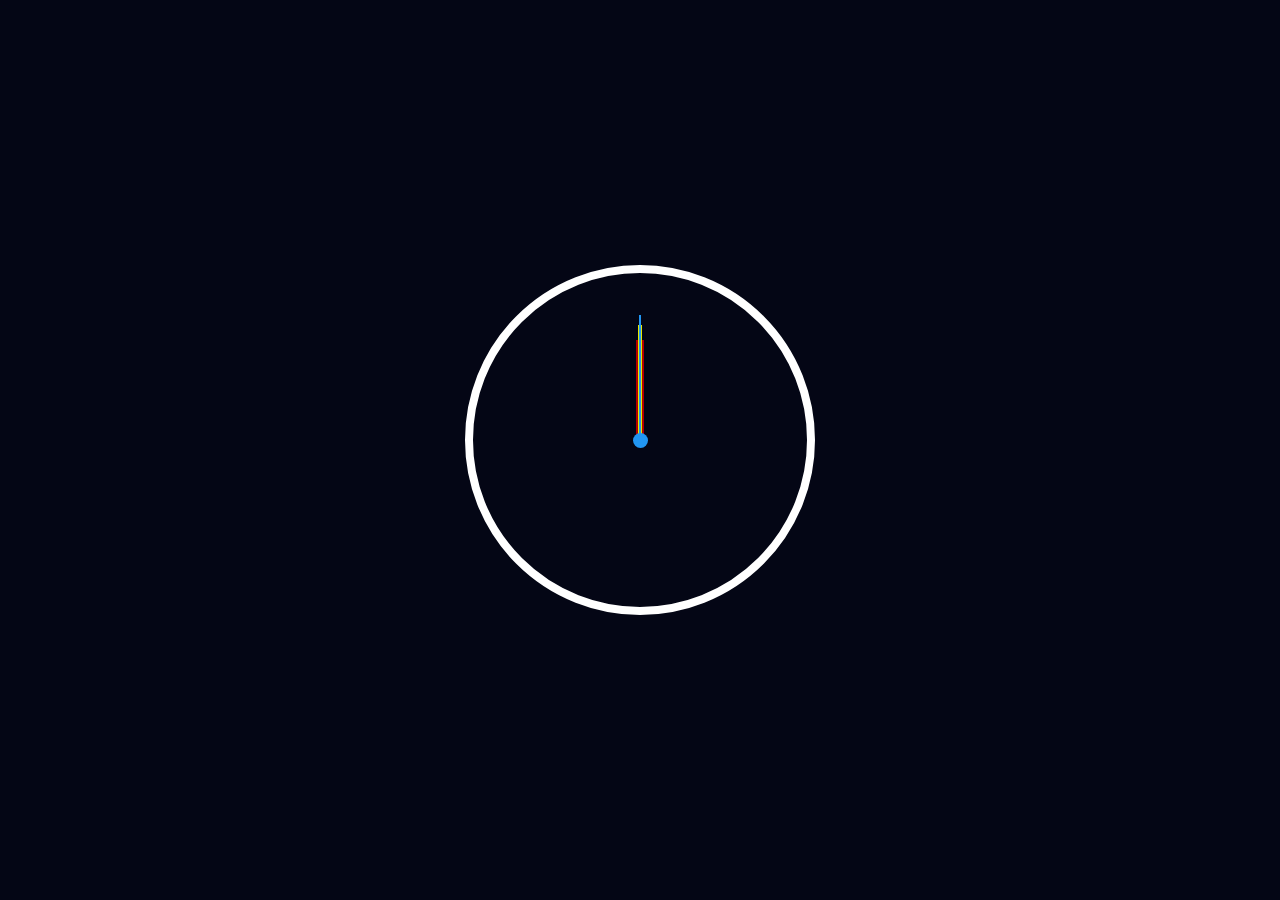
<file: Analog-Digital-Clock/index.html>
<!DOCTYPE html>
<html lang="en">

<head>
    <meta charset="UTF-8">
    <meta name="viewport" content="width=device-width, initial-scale=1.0">
    <title>Clock</title>
    <link rel="stylesheet" href="style.css">
</head>

<body>
    <div class="clock">
        <div class="hour">
            <div class="hr" id="hr"></div>
        </div>
        <div class="min">
            <div class="mn" id="mn"></div>
        </div>
        <div class="sec">
            <div class="sc" id="sc"></div>
        </div>
    </div>
    <div id="digitalClock">
        <div id="hour"></div>
        <div id="minutes"></div>
        <div id="seconds"></div>
        <div id="ampm"></div>
    </div>
    <script>
        const hr = document.querySelector("#hr");
        const mn = document.querySelector("#mn");
        const sc = document.querySelector("#sc");

        setInterval(() => {
            let day = new Date();

            let hh = day.getHours() * 30; //30 * 12 deg = 360deg
            let mm = day.getMinutes() * 6; //6 * 60 deg = 360deg
            let ss = day.getSeconds() * 6; //6 * 60 deg = 360deg


            hr.style.transform = `rotateZ(${hh + (mm/12)}deg)`;
            mn.style.transform = `rotateZ(${mm}deg)`;
            sc.style.transform = `rotateZ(${ss}deg)`;

            // digital Clock
            let hour = document.querySelector('#hour');
            let minutes = document.querySelector('#minutes');
            let seconds = document.querySelector('#seconds');
            let ampm = document.querySelector('#ampm');

            let h = new Date().getHours();
            let m = new Date().getMinutes();
            let s = new Date().getSeconds();
            let am = 'AM';

            if ( h > 12) {
                h = h - 12;
                am = 'PM';
            }

            // add zero before single digit numbers
            h = (h < 10) ? '0' + h : h;
            m = (m < 10) ? '0' + m : m;
            s = (s < 10) ? '0' + s : s;



            hour.innerHTML = h + ' :'  ;
            minutes.innerHTML = m + ' :';
            seconds.innerHTML = s + '&nbsp' ;
            ampm.innerHTML = am;



        }, 1000)
    </script>
</body>

</html>
</file>
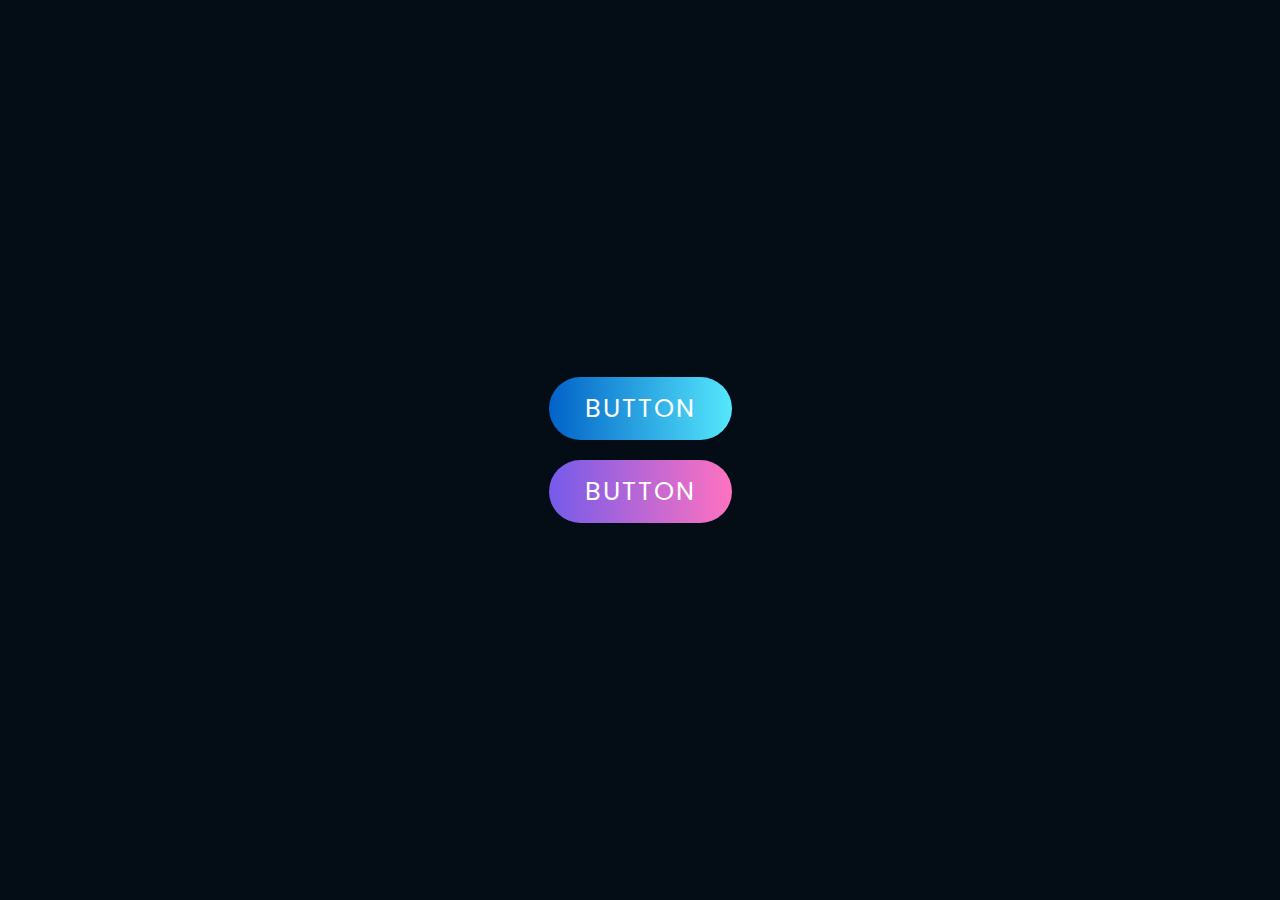
<file: Button Ripple/index.html>
<!DOCTYPE html>
<html lang="en">
<head>
    <meta charset="UTF-8">
    <meta name="viewport" content="width=device-width, initial-scale=1.0">
    <title>Button Ripple Effects</title>
    <link rel="stylesheet" href="style.css">
</head>
<body>
    <a href="#">Button</a>
    <a href="#">Button</a>

    <script type="text/javascript">
        const buttons = document.querySelectorAll('a');
        buttons.forEach(btn => {
            btn.addEventListener('click', function(e) {
                let x = e.clientX - e.target.offsetLeft;
                let y = e.clientY - e.target.offsetTop;

                let ripples = document.createElement('span');
                ripples.style.left = x + 'px';
                ripples.style.top = y + 'px';
                this.appendChild(ripples);

                setTimeout(() => {
                    ripples.remove()
                },1000);
            })
        })
    </script>
</body>
</html>
</file>
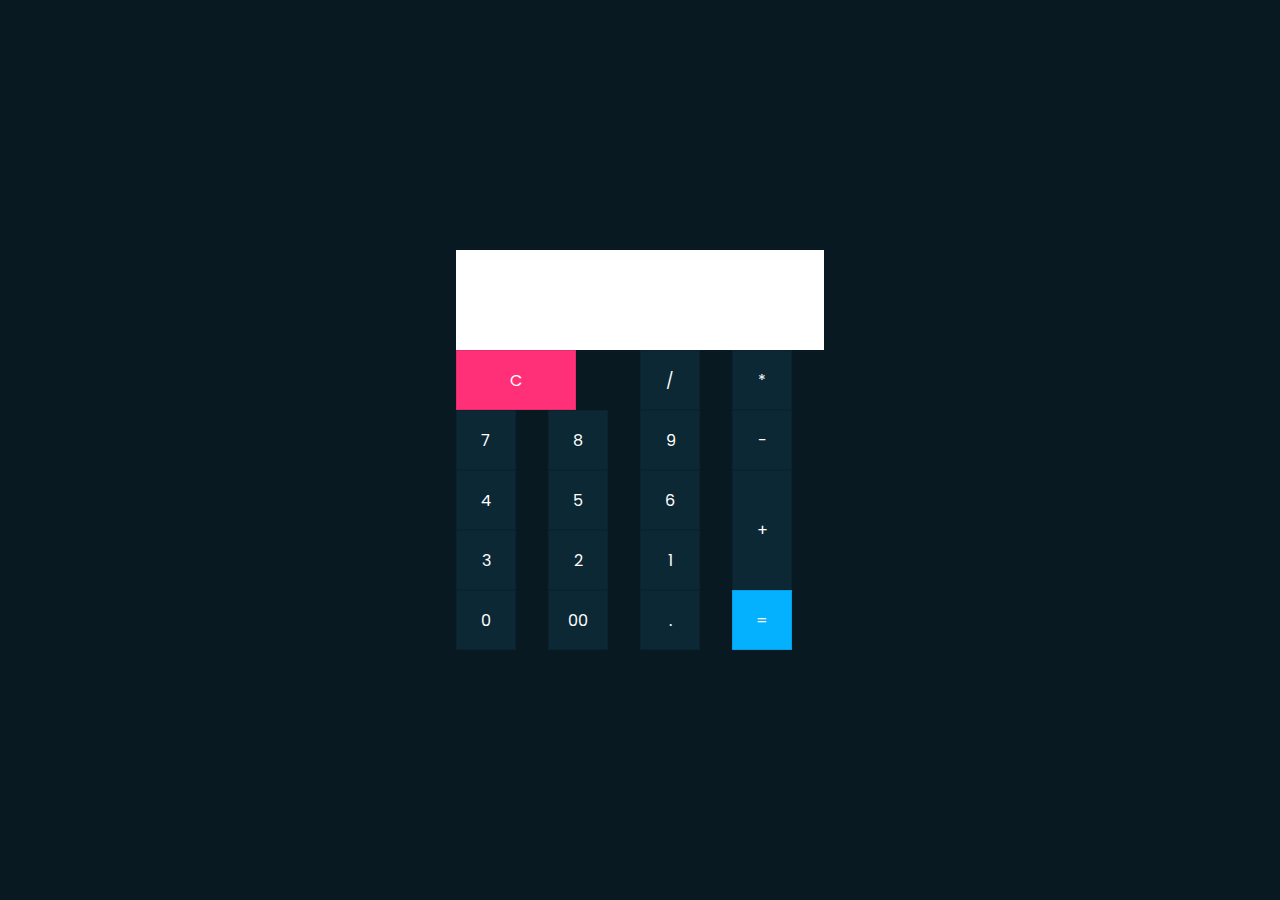
<file: Calculator/index.html>
<!DOCTYPE html>
<html lang="en">
<head>
    <meta charset="UTF-8">
    <meta name="viewport" content="width=device-width, initial-scale=1.0">
    <title>Calculator</title>
    <link rel="stylesheet" href="style.css">
</head>
<body>
    <form class="calculator" name="calc">
        <input class="value" type="text" name="txt" readonly="">
        <span class="num clear" onclick="document.calc.txt.value ='' ">C</span>
        <span class="num" onclick="document.calc.txt.value +='/' ">/</span>
        <span class="num" onclick="document.calc.txt.value +='*' ">*</span>
        <span class="num" onclick="document.calc.txt.value +='7' ">7</span>
        <span class="num" onclick="document.calc.txt.value +='8' ">8</span>
        <span class="num" onclick="document.calc.txt.value +='9' ">9</span>
        <span class="num" onclick="document.calc.txt.value +='-' ">-</span>
        <span class="num" onclick="document.calc.txt.value +='4' ">4</span>
        <span class="num" onclick="document.calc.txt.value +='5' ">5</span>
        <span class="num" onclick="document.calc.txt.value +='6' ">6</span>
        <span class="num plus" onclick="document.calc.txt.value +='+' ">+</span>
        <span class="num" onclick="document.calc.txt.value +='3' ">3</span>
        <span class="num" onclick="document.calc.txt.value +='2' ">2</span>
        <span class="num" onclick="document.calc.txt.value +='1' ">1</span>
        <span class="num" onclick="document.calc.txt.value +='0' ">0</span>
        <span class="num" onclick="document.calc.txt.value +='00' ">00</span>
        <span class="num" onclick="document.calc.txt.value +='.' ">.</span>
        <span class="num equal" onclick="document.calc.txt.value = eval(calc.txt.value) ">=</span>
    </form>

</body>
</html>
</file>
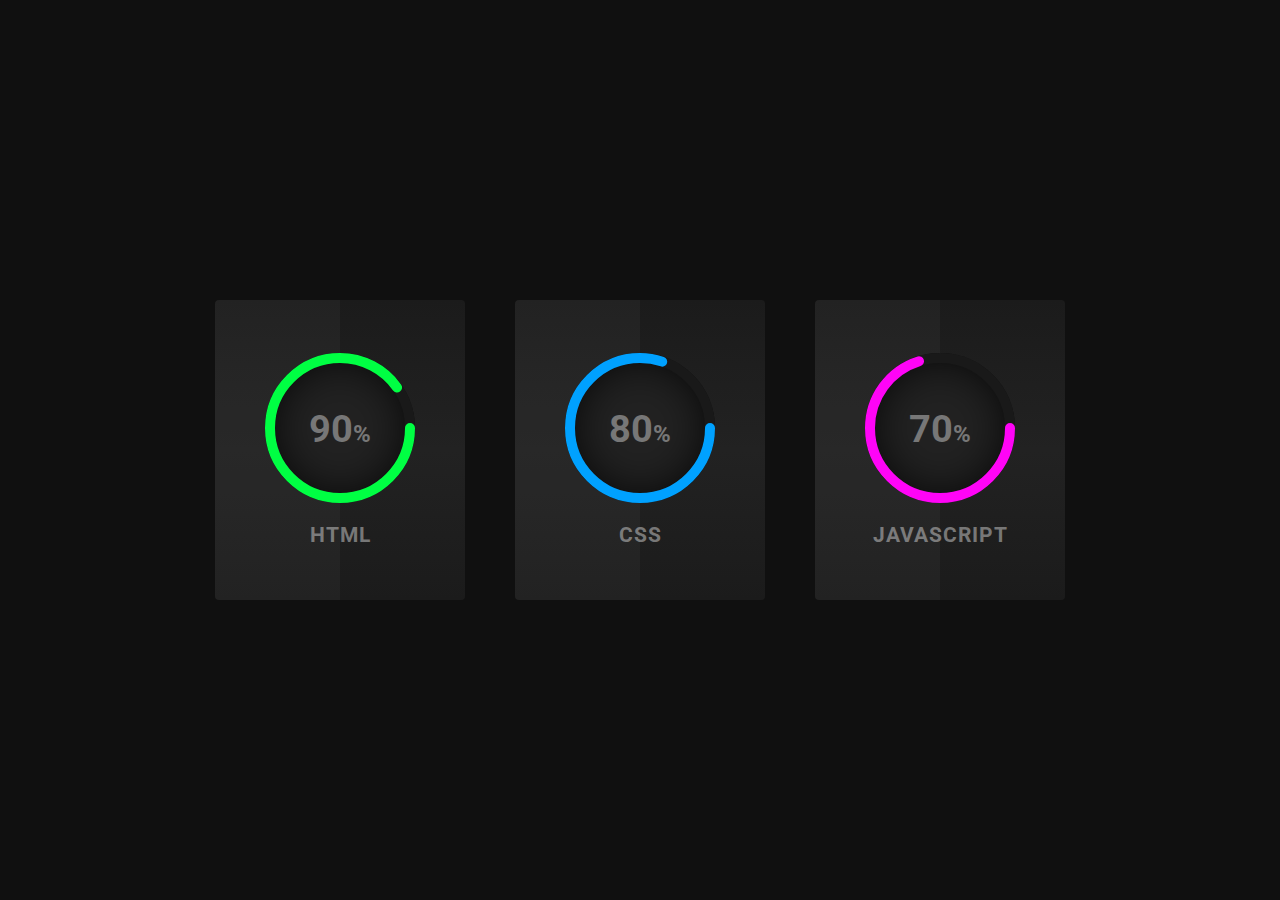
<file: Circular Progress Bar/index.html>
<!DOCTYPE html>
<html lang="en">
<head>
    <meta charset="UTF-8">
    <meta name="viewport" content="width=device-width, initial-scale=1.0">
    <title>Circular Progress Bar</title>
    <link rel="stylesheet" href="style.css">
</head>
<body>
    <div class="container">
        <div class="card">
            <div class="box">
                <div class="percent">
                    <svg>
                        <circle cx="70" cy="70" r="70"></circle>
                        <circle cx="70" cy="70" r="70"></circle>
                    </svg>
                    <div class="number">
                        <h2>90<span>%</span></h2>
                    </div>
                </div>
                <h2 class="text">Html</h2>
            </div>
        </div>
        <div class="card">
            <div class="box">
                <div class="percent">
                    <svg>
                        <circle cx="70" cy="70" r="70"></circle>
                        <circle cx="70" cy="70" r="70"></circle>
                    </svg>
                    <div class="number">
                        <h2>80<span>%</span></h2>
                    </div>
                </div>
                <h2 class="text">CSS</h2>
            </div>
        </div>
        <div class="card">
            <div class="box">
                <div class="percent">
                    <svg>
                        <circle cx="70" cy="70" r="70"></circle>
                        <circle cx="70" cy="70" r="70"></circle>
                    </svg>
                    <div class="number">
                        <h2>70<span>%</span></h2>
                    </div>
                </div>
                <h2 class="text">JavaScript</h2>
            </div>
        </div>
    </div>
</body>
</html>
</file>
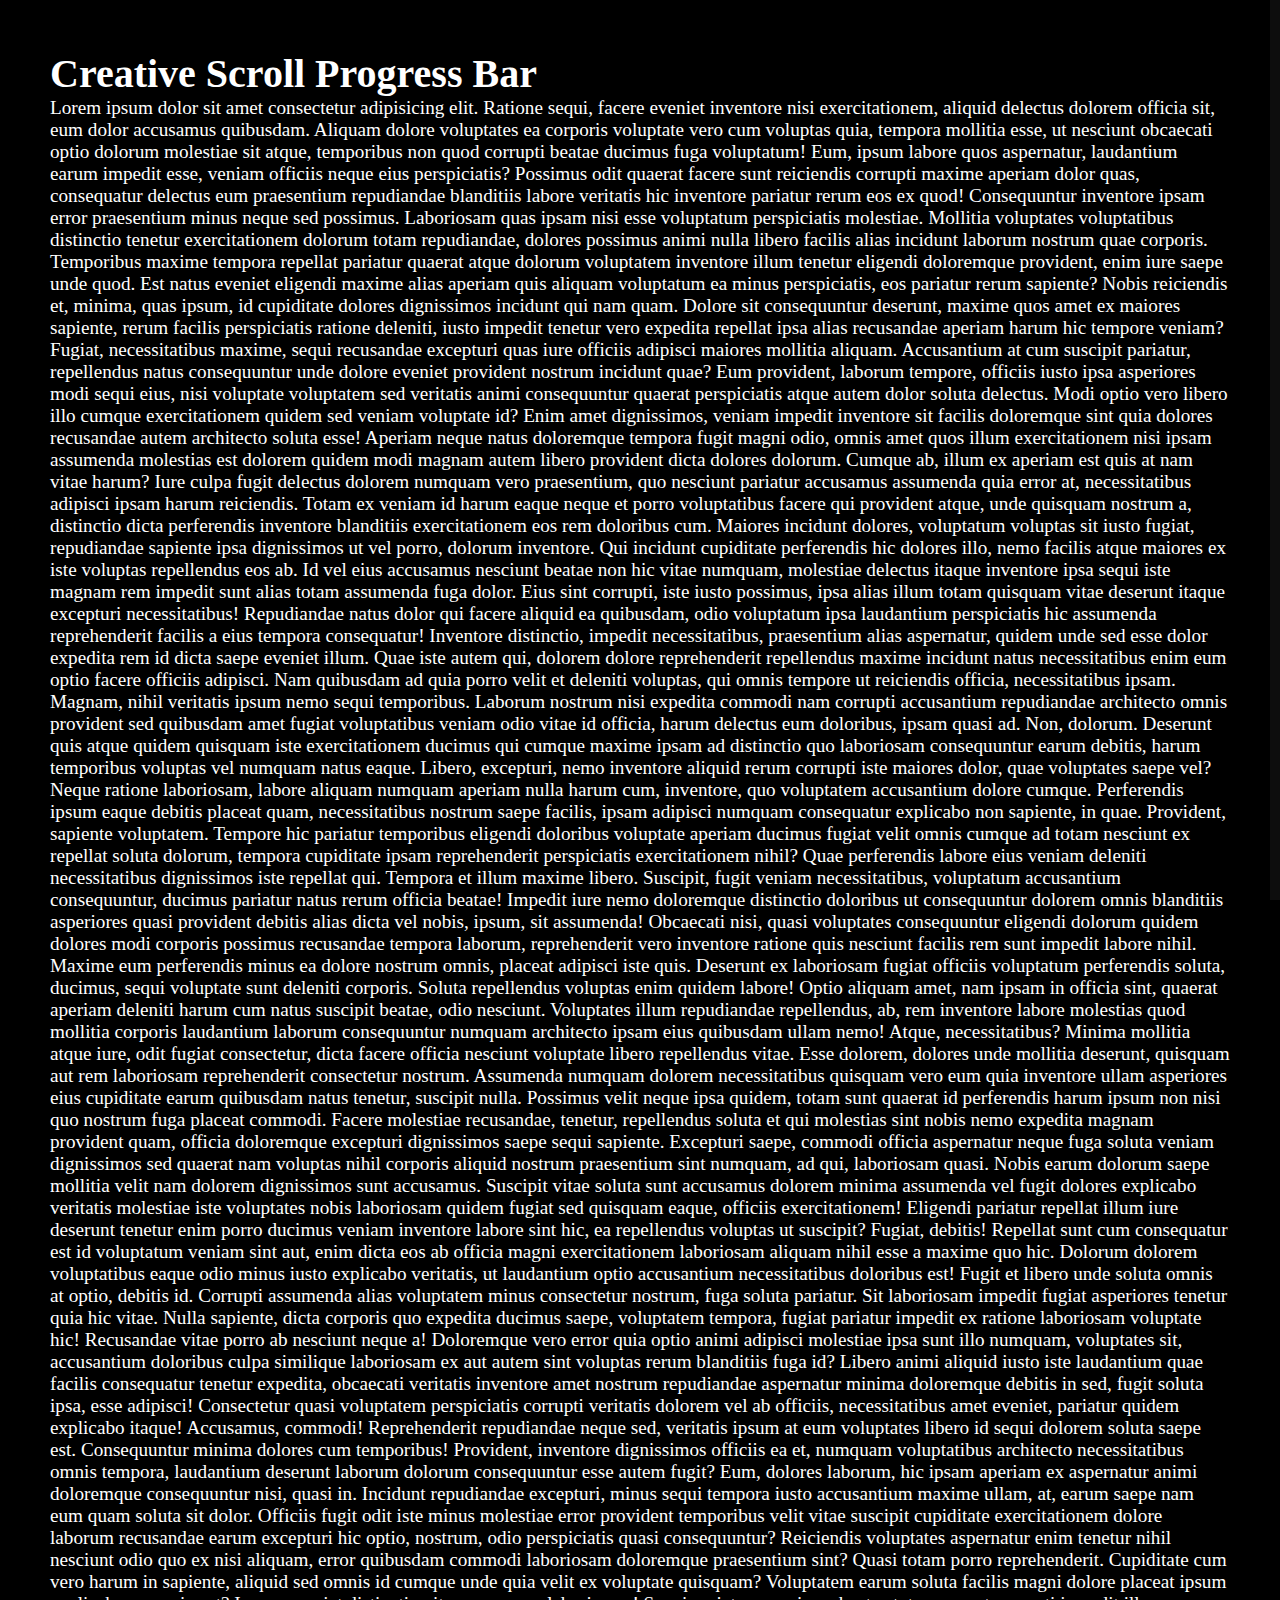
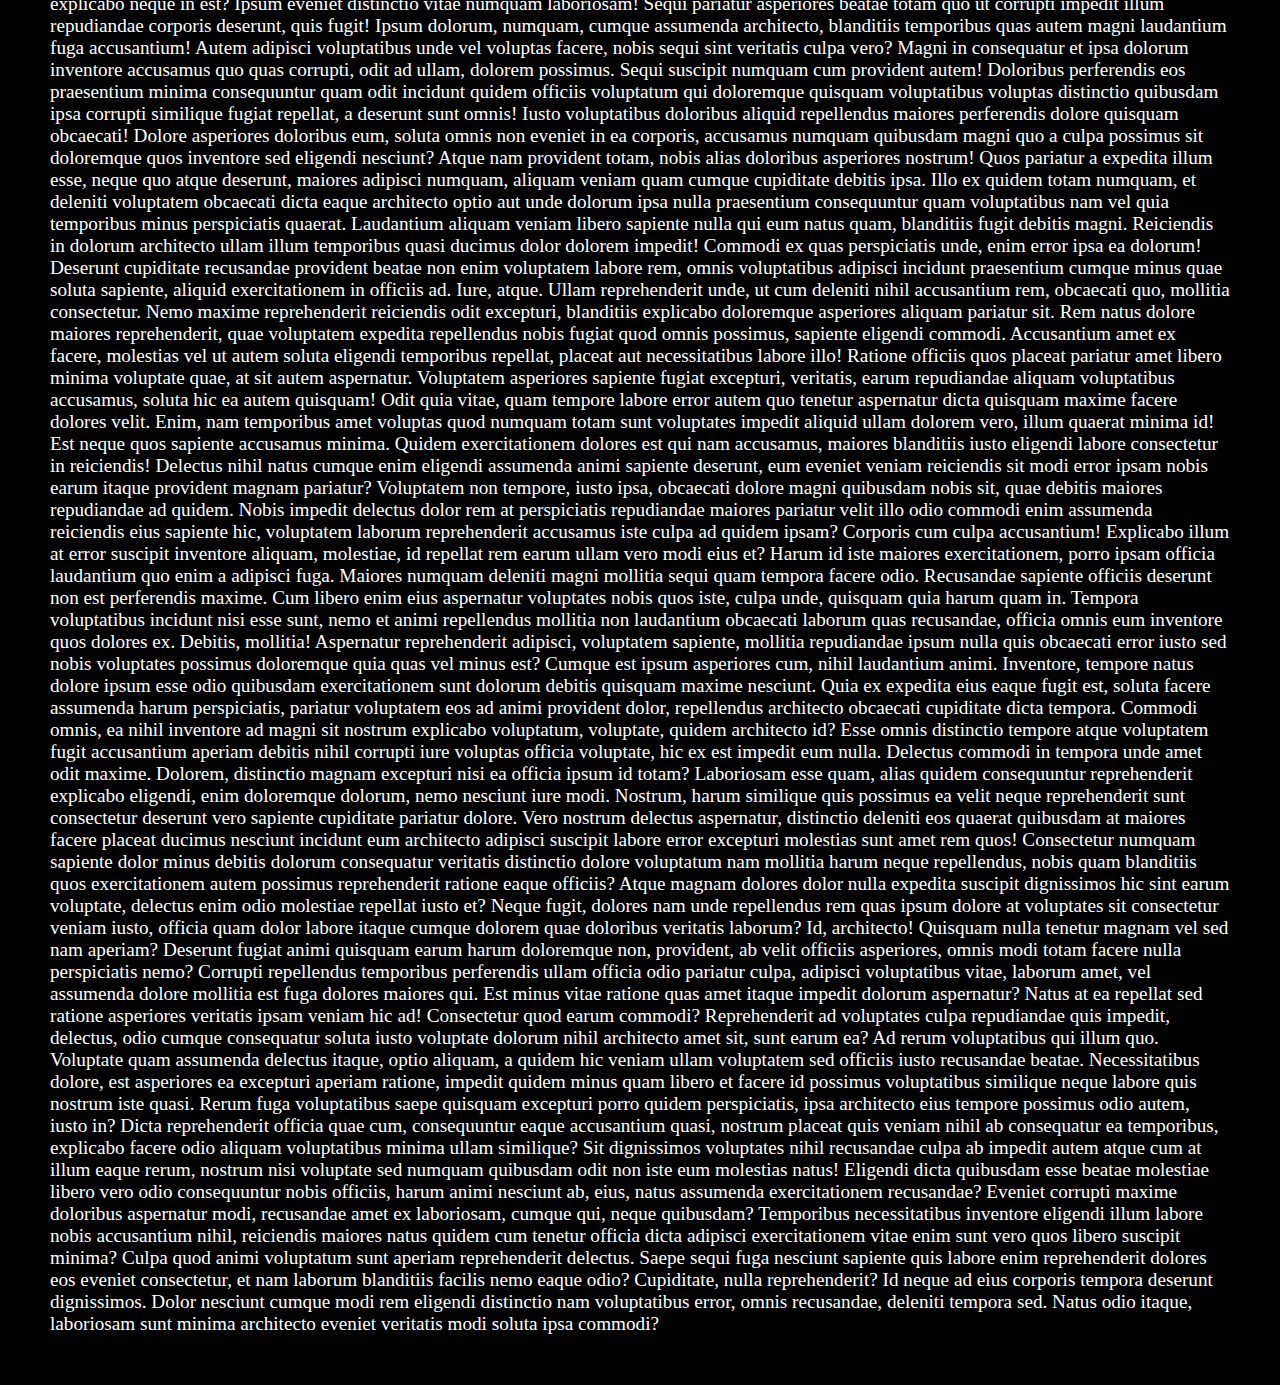
<file: Page-ScrollBar/index.html>
<!DOCTYPE html>
<html lang="en">
<head>
    <meta charset="UTF-8">
    <meta name="viewport" content="width=device-width, initial-scale=1.0">
    <title>Creative Page Scroll Bar</title>
    <link rel="stylesheet" href="style.css">
</head>
<body>
    <div id="progressbar"></div>
    <div id="scrollPath"></div>
    <section>
        <h2>Creative Scroll Progress Bar</h2>
        <p>Lorem ipsum dolor sit amet consectetur adipisicing elit. Ratione sequi, facere eveniet inventore nisi exercitationem, aliquid delectus dolorem officia sit, eum dolor accusamus quibusdam. Aliquam dolore voluptates ea corporis voluptate vero cum voluptas quia, tempora mollitia esse, ut nesciunt obcaecati optio dolorum molestiae sit atque, temporibus non quod corrupti beatae ducimus fuga voluptatum! Eum, ipsum labore quos aspernatur, laudantium earum impedit esse, veniam officiis neque eius perspiciatis? Possimus odit quaerat facere sunt reiciendis corrupti maxime aperiam dolor quas, consequatur delectus eum praesentium repudiandae blanditiis labore veritatis hic inventore pariatur rerum eos ex quod! Consequuntur inventore ipsam error praesentium minus neque sed possimus. Laboriosam quas ipsam nisi esse voluptatum perspiciatis molestiae. Mollitia voluptates voluptatibus distinctio tenetur exercitationem dolorum totam repudiandae, dolores possimus animi nulla libero facilis alias incidunt laborum nostrum quae corporis. Temporibus maxime tempora repellat pariatur quaerat atque dolorum voluptatem inventore illum tenetur eligendi doloremque provident, enim iure saepe unde quod. Est natus eveniet eligendi maxime alias aperiam quis aliquam voluptatum ea minus perspiciatis, eos pariatur rerum sapiente? Nobis reiciendis et, minima, quas ipsum, id cupiditate dolores dignissimos incidunt qui nam quam. Dolore sit consequuntur deserunt, maxime quos amet ex maiores sapiente, rerum facilis perspiciatis ratione deleniti, iusto impedit tenetur vero expedita repellat ipsa alias recusandae aperiam harum hic tempore veniam? Fugiat, necessitatibus maxime, sequi recusandae excepturi quas iure officiis adipisci maiores mollitia aliquam. Accusantium at cum suscipit pariatur, repellendus natus consequuntur unde dolore eveniet provident nostrum incidunt quae? Eum provident, laborum tempore, officiis iusto ipsa asperiores modi sequi eius, nisi voluptate voluptatem sed veritatis animi consequuntur quaerat perspiciatis atque autem dolor soluta delectus. Modi optio vero libero illo cumque exercitationem quidem sed veniam voluptate id? Enim amet dignissimos, veniam impedit inventore sit facilis doloremque sint quia dolores recusandae autem architecto soluta esse! Aperiam neque natus doloremque tempora fugit magni odio, omnis amet quos illum exercitationem nisi ipsam assumenda molestias est dolorem quidem modi magnam autem libero provident dicta dolores dolorum. Cumque ab, illum ex aperiam est quis at nam vitae harum? Iure culpa fugit delectus dolorem numquam vero praesentium, quo nesciunt pariatur accusamus assumenda quia error at, necessitatibus adipisci ipsam harum reiciendis. Totam ex veniam id harum eaque neque et porro voluptatibus facere qui provident atque, unde quisquam nostrum a, distinctio dicta perferendis inventore blanditiis exercitationem eos rem doloribus cum. Maiores incidunt dolores, voluptatum voluptas sit iusto fugiat, repudiandae sapiente ipsa dignissimos ut vel porro, dolorum inventore. Qui incidunt cupiditate perferendis hic dolores illo, nemo facilis atque maiores ex iste voluptas repellendus eos ab. Id vel eius accusamus nesciunt beatae non hic vitae numquam, molestiae delectus itaque inventore ipsa sequi iste magnam rem impedit sunt alias totam assumenda fuga dolor. Eius sint corrupti, iste iusto possimus, ipsa alias illum totam quisquam vitae deserunt itaque excepturi necessitatibus! Repudiandae natus dolor qui facere aliquid ea quibusdam, odio voluptatum ipsa laudantium perspiciatis hic assumenda reprehenderit facilis a eius tempora consequatur! Inventore distinctio, impedit necessitatibus, praesentium alias aspernatur, quidem unde sed esse dolor expedita rem id dicta saepe eveniet illum. Quae iste autem qui, dolorem dolore reprehenderit repellendus maxime incidunt natus necessitatibus enim eum optio facere officiis adipisci. Nam quibusdam ad quia porro velit et deleniti voluptas, qui omnis tempore ut reiciendis officia, necessitatibus ipsam. Magnam, nihil veritatis ipsum nemo sequi temporibus. Laborum nostrum nisi expedita commodi nam corrupti accusantium repudiandae architecto omnis provident sed quibusdam amet fugiat voluptatibus veniam odio vitae id officia, harum delectus eum doloribus, ipsam quasi ad. Non, dolorum. Deserunt quis atque quidem quisquam iste exercitationem ducimus qui cumque maxime ipsam ad distinctio quo laboriosam consequuntur earum debitis, harum temporibus voluptas vel numquam natus eaque. Libero, excepturi, nemo inventore aliquid rerum corrupti iste maiores dolor, quae voluptates saepe vel? Neque ratione laboriosam, labore aliquam numquam aperiam nulla harum cum, inventore, quo voluptatem accusantium dolore cumque. Perferendis ipsum eaque debitis placeat quam, necessitatibus nostrum saepe facilis, ipsam adipisci numquam consequatur explicabo non sapiente, in quae. Provident, sapiente voluptatem. Tempore hic pariatur temporibus eligendi doloribus voluptate aperiam ducimus fugiat velit omnis cumque ad totam nesciunt ex repellat soluta dolorum, tempora cupiditate ipsam reprehenderit perspiciatis exercitationem nihil? Quae perferendis labore eius veniam deleniti necessitatibus dignissimos iste repellat qui. Tempora et illum maxime libero. Suscipit, fugit veniam necessitatibus, voluptatum accusantium consequuntur, ducimus pariatur natus rerum officia beatae! Impedit iure nemo doloremque distinctio doloribus ut consequuntur dolorem omnis blanditiis asperiores quasi provident debitis alias dicta vel nobis, ipsum, sit assumenda! Obcaecati nisi, quasi voluptates consequuntur eligendi dolorum quidem dolores modi corporis possimus recusandae tempora laborum, reprehenderit vero inventore ratione quis nesciunt facilis rem sunt impedit labore nihil. Maxime eum perferendis minus ea dolore nostrum omnis, placeat adipisci iste quis. Deserunt ex laboriosam fugiat officiis voluptatum perferendis soluta, ducimus, sequi voluptate sunt deleniti corporis. Soluta repellendus voluptas enim quidem labore! Optio aliquam amet, nam ipsam in officia sint, quaerat aperiam deleniti harum cum natus suscipit beatae, odio nesciunt. Voluptates illum repudiandae repellendus, ab, rem inventore labore molestias quod mollitia corporis laudantium laborum consequuntur numquam architecto ipsam eius quibusdam ullam nemo! Atque, necessitatibus? Minima mollitia atque iure, odit fugiat consectetur, dicta facere officia nesciunt voluptate libero repellendus vitae. Esse dolorem, dolores unde mollitia deserunt, quisquam aut rem laboriosam reprehenderit consectetur nostrum. Assumenda numquam dolorem necessitatibus quisquam vero eum quia inventore ullam asperiores eius cupiditate earum quibusdam natus tenetur, suscipit nulla. Possimus velit neque ipsa quidem, totam sunt quaerat id perferendis harum ipsum non nisi quo nostrum fuga placeat commodi. Facere molestiae recusandae, tenetur, repellendus soluta et qui molestias sint nobis nemo expedita magnam provident quam, officia doloremque excepturi dignissimos saepe sequi sapiente. Excepturi saepe, commodi officia aspernatur neque fuga soluta veniam dignissimos sed quaerat nam voluptas nihil corporis aliquid nostrum praesentium sint numquam, ad qui, laboriosam quasi. Nobis earum dolorum saepe mollitia velit nam dolorem dignissimos sunt accusamus. Suscipit vitae soluta sunt accusamus dolorem minima assumenda vel fugit dolores explicabo veritatis molestiae iste voluptates nobis laboriosam quidem fugiat sed quisquam eaque, officiis exercitationem! Eligendi pariatur repellat illum iure deserunt tenetur enim porro ducimus veniam inventore labore sint hic, ea repellendus voluptas ut suscipit? Fugiat, debitis! Repellat sunt cum consequatur est id voluptatum veniam sint aut, enim dicta eos ab officia magni exercitationem laboriosam aliquam nihil esse a maxime quo hic. Dolorum dolorem voluptatibus eaque odio minus iusto explicabo veritatis, ut laudantium optio accusantium necessitatibus doloribus est! Fugit et libero unde soluta omnis at optio, debitis id. Corrupti assumenda alias voluptatem minus consectetur nostrum, fuga soluta pariatur. Sit laboriosam impedit fugiat asperiores tenetur quia hic vitae. Nulla sapiente, dicta corporis quo expedita ducimus saepe, voluptatem tempora, fugiat pariatur impedit ex ratione laboriosam voluptate hic! Recusandae vitae porro ab nesciunt neque a! Doloremque vero error quia optio animi adipisci molestiae ipsa sunt illo numquam, voluptates sit, accusantium doloribus culpa similique laboriosam ex aut autem sint voluptas rerum blanditiis fuga id? Libero animi aliquid iusto iste laudantium quae facilis consequatur tenetur expedita, obcaecati veritatis inventore amet nostrum repudiandae aspernatur minima doloremque debitis in sed, fugit soluta ipsa, esse adipisci! Consectetur quasi voluptatem perspiciatis corrupti veritatis dolorem vel ab officiis, necessitatibus amet eveniet, pariatur quidem explicabo itaque! Accusamus, commodi! Reprehenderit repudiandae neque sed, veritatis ipsum at eum voluptates libero id sequi dolorem soluta saepe est. Consequuntur minima dolores cum temporibus! Provident, inventore dignissimos officiis ea et, numquam voluptatibus architecto necessitatibus omnis tempora, laudantium deserunt laborum dolorum consequuntur esse autem fugit? Eum, dolores laborum, hic ipsam aperiam ex aspernatur animi doloremque consequuntur nisi, quasi in. Incidunt repudiandae excepturi, minus sequi tempora iusto accusantium maxime ullam, at, earum saepe nam eum quam soluta sit dolor. Officiis fugit odit iste minus molestiae error provident temporibus velit vitae suscipit cupiditate exercitationem dolore laborum recusandae earum excepturi hic optio, nostrum, odio perspiciatis quasi consequuntur? Reiciendis voluptates aspernatur enim tenetur nihil nesciunt odio quo ex nisi aliquam, error quibusdam commodi laboriosam doloremque praesentium sint? Quasi totam porro reprehenderit. Cupiditate cum vero harum in sapiente, aliquid sed omnis id cumque unde quia velit ex voluptate quisquam? Voluptatem earum soluta facilis magni dolore placeat ipsum explicabo neque in est? Ipsum eveniet distinctio vitae numquam laboriosam! Sequi pariatur asperiores beatae totam quo ut corrupti impedit illum repudiandae corporis deserunt, quis fugit! Ipsum dolorum, numquam, cumque assumenda architecto, blanditiis temporibus quas autem magni laudantium fuga accusantium! Autem adipisci voluptatibus unde vel voluptas facere, nobis sequi sint veritatis culpa vero? Magni in consequatur et ipsa dolorum inventore accusamus quo quas corrupti, odit ad ullam, dolorem possimus. Sequi suscipit numquam cum provident autem! Doloribus perferendis eos praesentium minima consequuntur quam odit incidunt quidem officiis voluptatum qui doloremque quisquam voluptatibus voluptas distinctio quibusdam ipsa corrupti similique fugiat repellat, a deserunt sunt omnis! Iusto voluptatibus doloribus aliquid repellendus maiores perferendis dolore quisquam obcaecati! Dolore asperiores doloribus eum, soluta omnis non eveniet in ea corporis, accusamus numquam quibusdam magni quo a culpa possimus sit doloremque quos inventore sed eligendi nesciunt? Atque nam provident totam, nobis alias doloribus asperiores nostrum! Quos pariatur a expedita illum esse, neque quo atque deserunt, maiores adipisci numquam, aliquam veniam quam cumque cupiditate debitis ipsa. Illo ex quidem totam numquam, et deleniti voluptatem obcaecati dicta eaque architecto optio aut unde dolorum ipsa nulla praesentium consequuntur quam voluptatibus nam vel quia temporibus minus perspiciatis quaerat. Laudantium aliquam veniam libero sapiente nulla qui eum natus quam, blanditiis fugit debitis magni. Reiciendis in dolorum architecto ullam illum temporibus quasi ducimus dolor dolorem impedit! Commodi ex quas perspiciatis unde, enim error ipsa ea dolorum! Deserunt cupiditate recusandae provident beatae non enim voluptatem labore rem, omnis voluptatibus adipisci incidunt praesentium cumque minus quae soluta sapiente, aliquid exercitationem in officiis ad. Iure, atque. Ullam reprehenderit unde, ut cum deleniti nihil accusantium rem, obcaecati quo, mollitia consectetur. Nemo maxime reprehenderit reiciendis odit excepturi, blanditiis explicabo doloremque asperiores aliquam pariatur sit. Rem natus dolore maiores reprehenderit, quae voluptatem expedita repellendus nobis fugiat quod omnis possimus, sapiente eligendi commodi. Accusantium amet ex facere, molestias vel ut autem soluta eligendi temporibus repellat, placeat aut necessitatibus labore illo! Ratione officiis quos placeat pariatur amet libero minima voluptate quae, at sit autem aspernatur. Voluptatem asperiores sapiente fugiat excepturi, veritatis, earum repudiandae aliquam voluptatibus accusamus, soluta hic ea autem quisquam! Odit quia vitae, quam tempore labore error autem quo tenetur aspernatur dicta quisquam maxime facere dolores velit. Enim, nam temporibus amet voluptas quod numquam totam sunt voluptates impedit aliquid ullam dolorem vero, illum quaerat minima id! Est neque quos sapiente accusamus minima. Quidem exercitationem dolores est qui nam accusamus, maiores blanditiis iusto eligendi labore consectetur in reiciendis! Delectus nihil natus cumque enim eligendi assumenda animi sapiente deserunt, eum eveniet veniam reiciendis sit modi error ipsam nobis earum itaque provident magnam pariatur? Voluptatem non tempore, iusto ipsa, obcaecati dolore magni quibusdam nobis sit, quae debitis maiores repudiandae ad quidem. Nobis impedit delectus dolor rem at perspiciatis repudiandae maiores pariatur velit illo odio commodi enim assumenda reiciendis eius sapiente hic, voluptatem laborum reprehenderit accusamus iste culpa ad quidem ipsam? Corporis cum culpa accusantium! Explicabo illum at error suscipit inventore aliquam, molestiae, id repellat rem earum ullam vero modi eius et? Harum id iste maiores exercitationem, porro ipsam officia laudantium quo enim a adipisci fuga. Maiores numquam deleniti magni mollitia sequi quam tempora facere odio. Recusandae sapiente officiis deserunt non est perferendis maxime. Cum libero enim eius aspernatur voluptates nobis quos iste, culpa unde, quisquam quia harum quam in. Tempora voluptatibus incidunt nisi esse sunt, nemo et animi repellendus mollitia non laudantium obcaecati laborum quas recusandae, officia omnis eum inventore quos dolores ex. Debitis, mollitia! Aspernatur reprehenderit adipisci, voluptatem sapiente, mollitia repudiandae ipsum nulla quis obcaecati error iusto sed nobis voluptates possimus doloremque quia quas vel minus est? Cumque est ipsum asperiores cum, nihil laudantium animi. Inventore, tempore natus dolore ipsum esse odio quibusdam exercitationem sunt dolorum debitis quisquam maxime nesciunt. Quia ex expedita eius eaque fugit est, soluta facere assumenda harum perspiciatis, pariatur voluptatem eos ad animi provident dolor, repellendus architecto obcaecati cupiditate dicta tempora. Commodi omnis, ea nihil inventore ad magni sit nostrum explicabo voluptatum, voluptate, quidem architecto id? Esse omnis distinctio tempore atque voluptatem fugit accusantium aperiam debitis nihil corrupti iure voluptas officia voluptate, hic ex est impedit eum nulla. Delectus commodi in tempora unde amet odit maxime. Dolorem, distinctio magnam excepturi nisi ea officia ipsum id totam? Laboriosam esse quam, alias quidem consequuntur reprehenderit explicabo eligendi, enim doloremque dolorum, nemo nesciunt iure modi. Nostrum, harum similique quis possimus ea velit neque reprehenderit sunt consectetur deserunt vero sapiente cupiditate pariatur dolore. Vero nostrum delectus aspernatur, distinctio deleniti eos quaerat quibusdam at maiores facere placeat ducimus nesciunt incidunt eum architecto adipisci suscipit labore error excepturi molestias sunt amet rem quos! Consectetur numquam sapiente dolor minus debitis dolorum consequatur veritatis distinctio dolore voluptatum nam mollitia harum neque repellendus, nobis quam blanditiis quos exercitationem autem possimus reprehenderit ratione eaque officiis? Atque magnam dolores dolor nulla expedita suscipit dignissimos hic sint earum voluptate, delectus enim odio molestiae repellat iusto et? Neque fugit, dolores nam unde repellendus rem quas ipsum dolore at voluptates sit consectetur veniam iusto, officia quam dolor labore itaque cumque dolorem quae doloribus veritatis laborum? Id, architecto! Quisquam nulla tenetur magnam vel sed nam aperiam? Deserunt fugiat animi quisquam earum harum doloremque non, provident, ab velit officiis asperiores, omnis modi totam facere nulla perspiciatis nemo? Corrupti repellendus temporibus perferendis ullam officia odio pariatur culpa, adipisci voluptatibus vitae, laborum amet, vel assumenda dolore mollitia est fuga dolores maiores qui. Est minus vitae ratione quas amet itaque impedit dolorum aspernatur? Natus at ea repellat sed ratione asperiores veritatis ipsam veniam hic ad! Consectetur quod earum commodi? Reprehenderit ad voluptates culpa repudiandae quis impedit, delectus, odio cumque consequatur soluta iusto voluptate dolorum nihil architecto amet sit, sunt earum ea? Ad rerum voluptatibus qui illum quo. Voluptate quam assumenda delectus itaque, optio aliquam, a quidem hic veniam ullam voluptatem sed officiis iusto recusandae beatae. Necessitatibus dolore, est asperiores ea excepturi aperiam ratione, impedit quidem minus quam libero et facere id possimus voluptatibus similique neque labore quis nostrum iste quasi. Rerum fuga voluptatibus saepe quisquam excepturi porro quidem perspiciatis, ipsa architecto eius tempore possimus odio autem, iusto in? Dicta reprehenderit officia quae cum, consequuntur eaque accusantium quasi, nostrum placeat quis veniam nihil ab consequatur ea temporibus, explicabo facere odio aliquam voluptatibus minima ullam similique? Sit dignissimos voluptates nihil recusandae culpa ab impedit autem atque cum at illum eaque rerum, nostrum nisi voluptate sed numquam quibusdam odit non iste eum molestias natus! Eligendi dicta quibusdam esse beatae molestiae libero vero odio consequuntur nobis officiis, harum animi nesciunt ab, eius, natus assumenda exercitationem recusandae? Eveniet corrupti maxime doloribus aspernatur modi, recusandae amet ex laboriosam, cumque qui, neque quibusdam? Temporibus necessitatibus inventore eligendi illum labore nobis accusantium nihil, reiciendis maiores natus quidem cum tenetur officia dicta adipisci exercitationem vitae enim sunt vero quos libero suscipit minima? Culpa quod animi voluptatum sunt aperiam reprehenderit delectus. Saepe sequi fuga nesciunt sapiente quis labore enim reprehenderit dolores eos eveniet consectetur, et nam laborum blanditiis facilis nemo eaque odio? Cupiditate, nulla reprehenderit? Id neque ad eius corporis tempora deserunt dignissimos. Dolor nesciunt cumque modi rem eligendi distinctio nam voluptatibus error, omnis recusandae, deleniti tempora sed. Natus odio itaque, laboriosam sunt minima architecto eveniet veritatis modi soluta ipsa commodi?</p>
    </section>
    <script type="text/javascript">
    
        let progress = document.getElementById('progressbar');
        
        let totalHeight = document.body.scrollHeight - window.innerHeight;
         window.onscroll = function() {
            let progressHeight = ( window.pageYOffset / totalHeight) * 100;
            console.log(progressHeight);
            progress.style.height = progressHeight + '%';
        }
    
    </script>
</body>
</html>
</file>
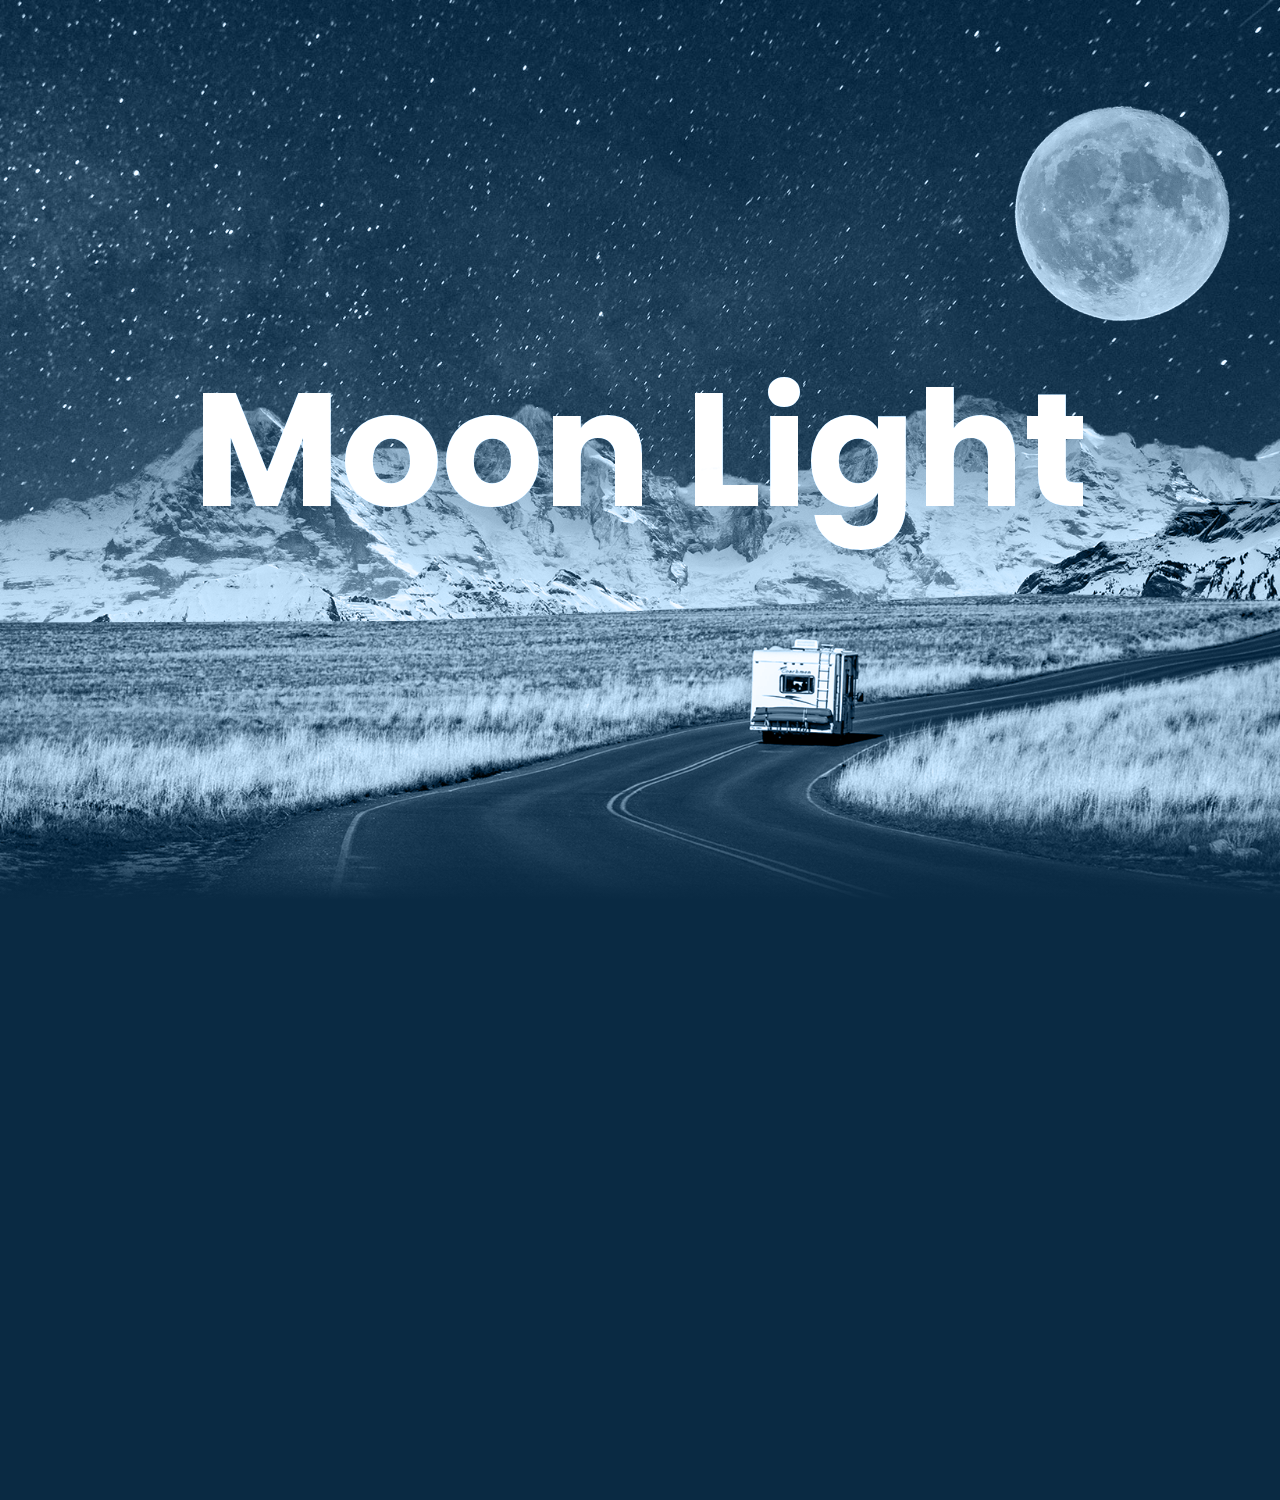
<file: Parallax Scrolling/index.html>
<!DOCTYPE html>
<html lang="en">
<head>
    <meta charset="UTF-8">
    <meta name="viewport" content="width=device-width, initial-scale=1.0">
    <title>Moon Light Parallax Effects</title>
    <link rel="stylesheet" href="style.css">
</head>
<body>
    <section>
        <img src="./assests/bg.jpg" id="bg">
        <img src="./assests/moon.png" id="moon">
        <img src="./assests/mountain.png" id="mountain">
        <img src="./assests/road.png" id="road">
        <h2 id="text">Moon Light</h2>
    </section>

    <script type="text/javascript">
    
    let bg = document.getElementById('bg');
    let moon = document.getElementById('moon');
    let mountain = document.getElementById('mountain');
    let road = document.getElementById('road');
    let text = document.getElementById('text');

    window.addEventListener('scroll', function() {
        var value = window.scrollY;

        bg.style.top = value * 0.5 + 'px';
        moon.style.left = -value * 0.5 + 'px';
        mountain.style.top = -value * 0.15 + 'px';
        road.style.top = value * 0.15 + 'px';
        text.style.top = value * 1 + 'px';

    })
    
    </script>
</body>
</html>
</file>
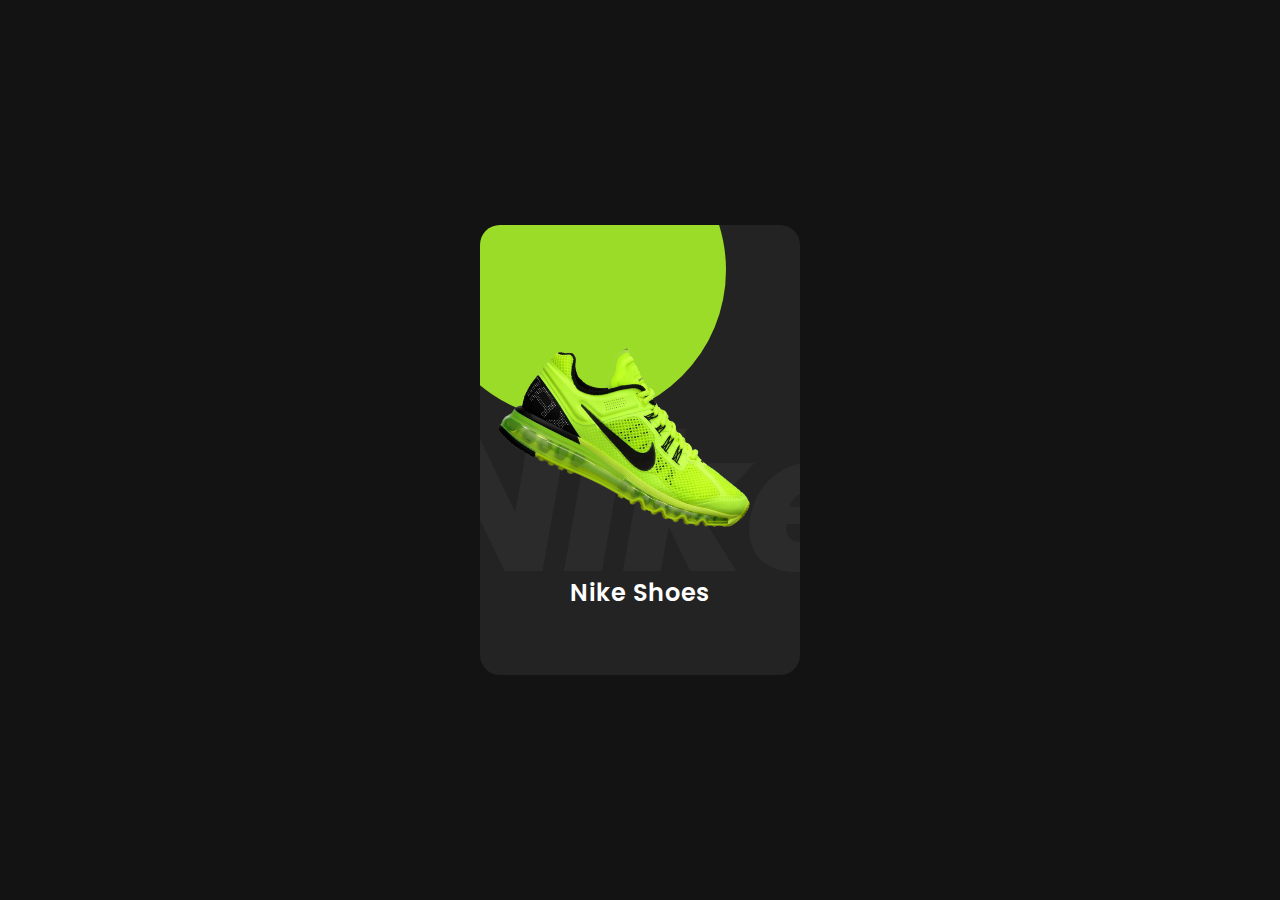
<file: Product Card UI/index.html>
<!DOCTYPE html>
<html lang="en">
<head>
    <meta charset="UTF-8">
    <meta name="viewport" content="width=device-width, initial-scale=1.0">
    <title>Product Card</title>
    <link rel="stylesheet" href="style.css">
</head>
<body>
    <div class="container">
        <div class="card">
            <div class="imgBx">
                <!-- http://pngimg.com/download/5816 -->
                <img src="running_shoes_PNG5816.png" alt="Running Shoes">
            </div>
            <div class="contentBx">
                <h2>Nike Shoes</h2>
                <div class="size">
                    <h3>Size :</h3>
                    <span>7</span>
                    <span>8</span>
                    <span>9</span>
                    <span>10</span>  
                </div>
                <div class="color">
                    <h3>Color :</h3>
                    <span></span>
                    <span></span>
                    <span></span>
                </div>
                <a href="#">Buy Now</a>
            </div>
        </div>
    </div>
</body>
</html>
</file>
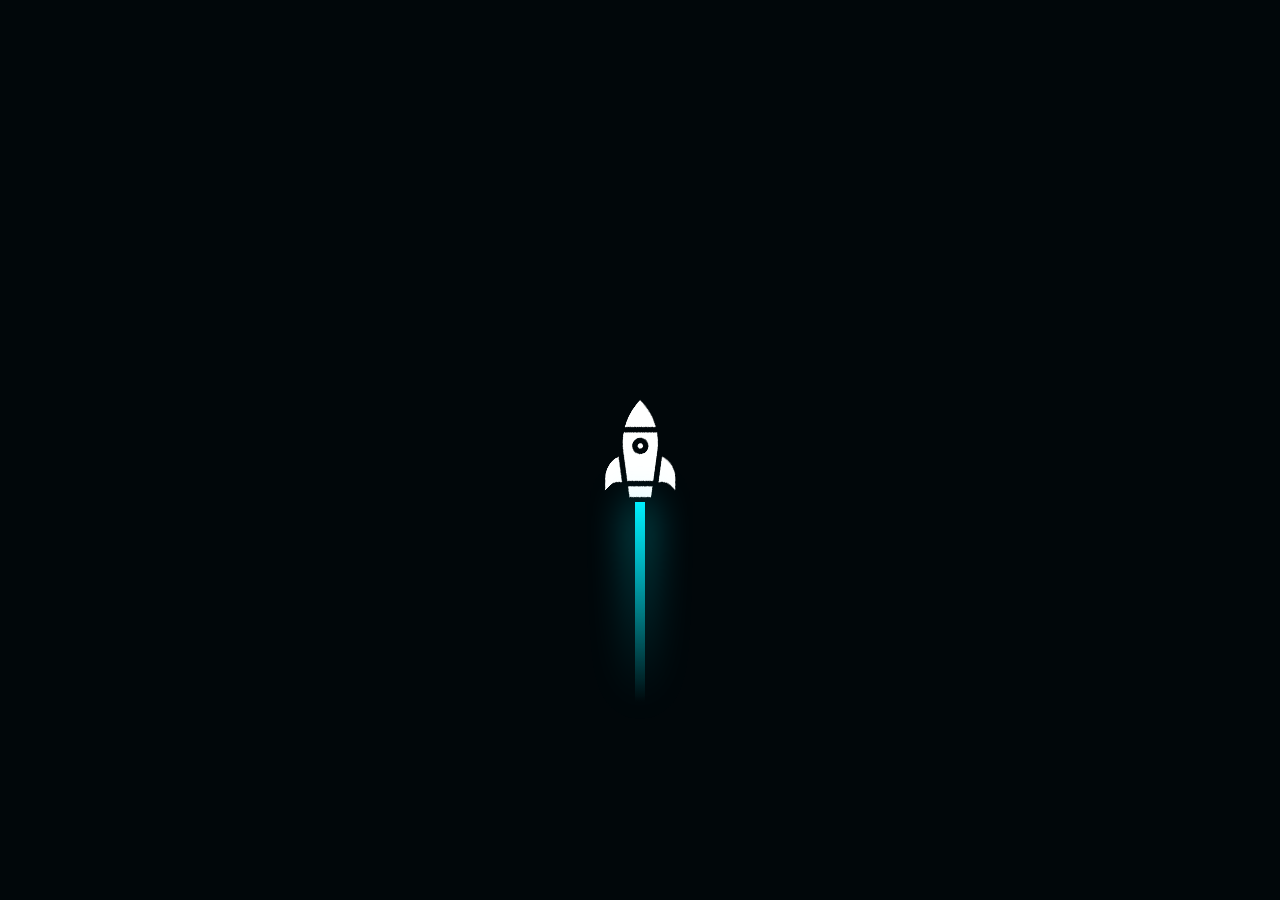
<file: Rocket-Animation-Effects/index.html>
<!DOCTYPE html>
<html lang="en">
<head>
    <meta charset="UTF-8">
    <meta name="viewport" content="width=device-width, initial-scale=1.0">
    <title>Rocket Animation Effects</title>
    <link rel="stylesheet" href="style.css">
</head>
<body>
    <div class="scene">
        <div class="rocket">
            <img src="rocket.png" alt="rocket">
        </div>
    </div>
    <script>
        function stars() {
            let count = 50;
            let scene = document.querySelector('.scene');
            let i = 0;
            while (i < count) {
                let star = document.createElement('i');
                let x = Math.floor(Math.random() * window.innerWidth);
                let duration = Math.random() * i;
                let h = Math.random() * 100;

                star.style.left = x + 'px';
                star.style.width =  1 + 'px';
                star.style.height = h + 'px';
                star.style.animationDuration = duration + 's';

                scene.appendChild(star);
                i++;
            }
        }
        stars();
    </script>
</body>
</html>
</file>
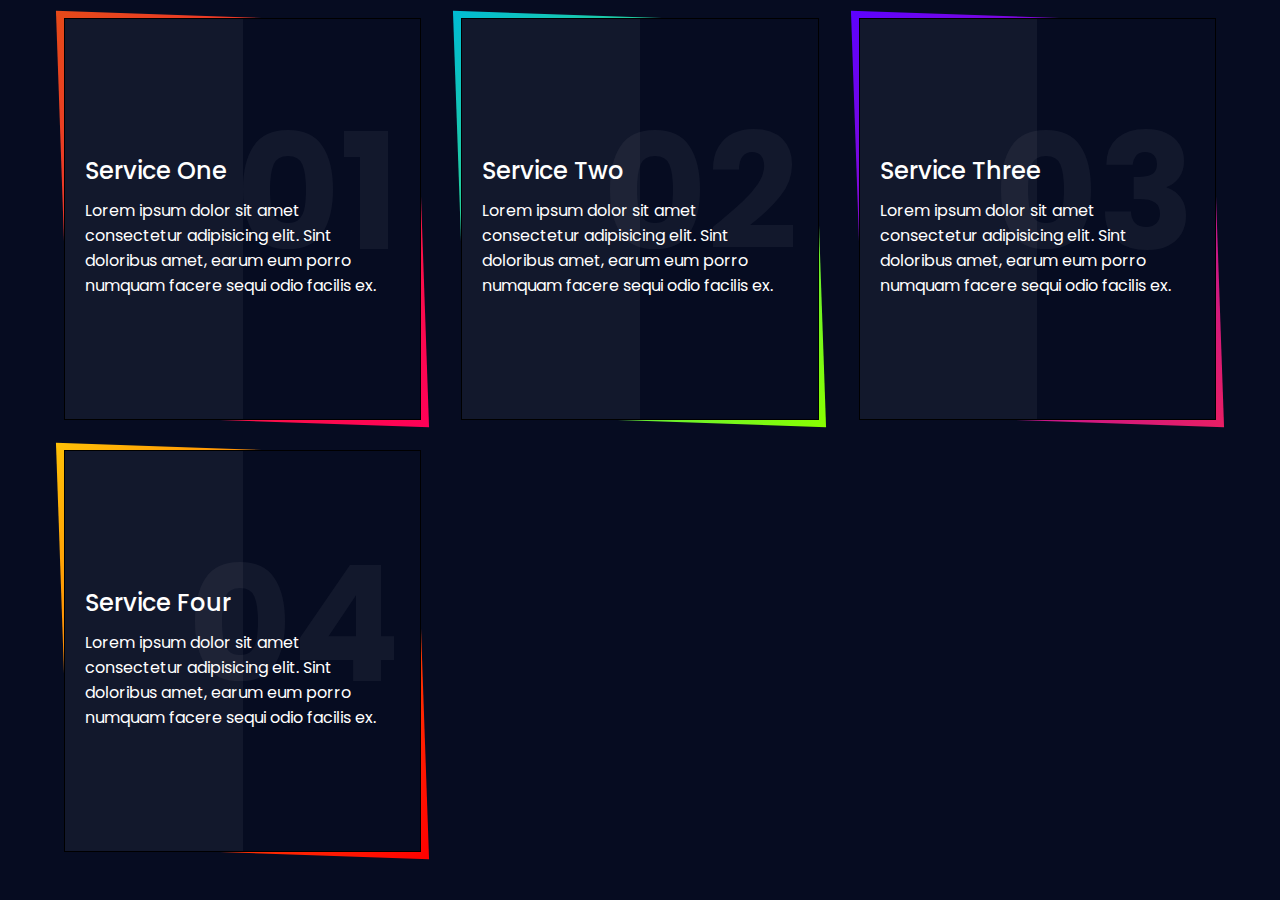
<file: Skewed Border/index.html>
<!DOCTYPE html>
<html lang="en">
<head>
    <meta charset="UTF-8">
    <meta name="viewport" content="width=device-width, initial-scale=1.0">
    <title>CSS Skewed Box Border Hover Effects </title>
    <link rel="stylesheet" href="style.css">
</head>
<body>
    <div class="container">
        <div class="box">
            <div class="content">
                <h2>01</h2>
                <h3>Service One</h3>
                <p>Lorem ipsum dolor sit amet consectetur adipisicing elit. Sint doloribus amet, earum eum porro numquam facere sequi odio facilis ex.</p>
                <a href="#">Read More</a>
            </div>
        </div>
        <div class="box">
            <div class="content">
                <h2>02</h2>
                <h3>Service Two</h3>
                <p>Lorem ipsum dolor sit amet consectetur adipisicing elit. Sint doloribus amet, earum eum porro numquam facere sequi odio facilis ex.</p>
                <a href="#">Read More</a>
            </div>
        </div>
        <div class="box">
            <div class="content">
                <h2>03</h2>
                <h3>Service Three</h3>
                <p>Lorem ipsum dolor sit amet consectetur adipisicing elit. Sint doloribus amet, earum eum porro numquam facere sequi odio facilis ex.</p>
                <a href="#">Read More</a>
            </div>
        </div>
        <div class="box">
            <div class="content">
                <h2>04</h2>
                <h3>Service Four</h3>
                <p>Lorem ipsum dolor sit amet consectetur adipisicing elit. Sint doloribus amet, earum eum porro numquam facere sequi odio facilis ex.</p>
                <a href="#">Read More</a>
            </div>
        </div>
    </div>
</body>
</html>
</file>
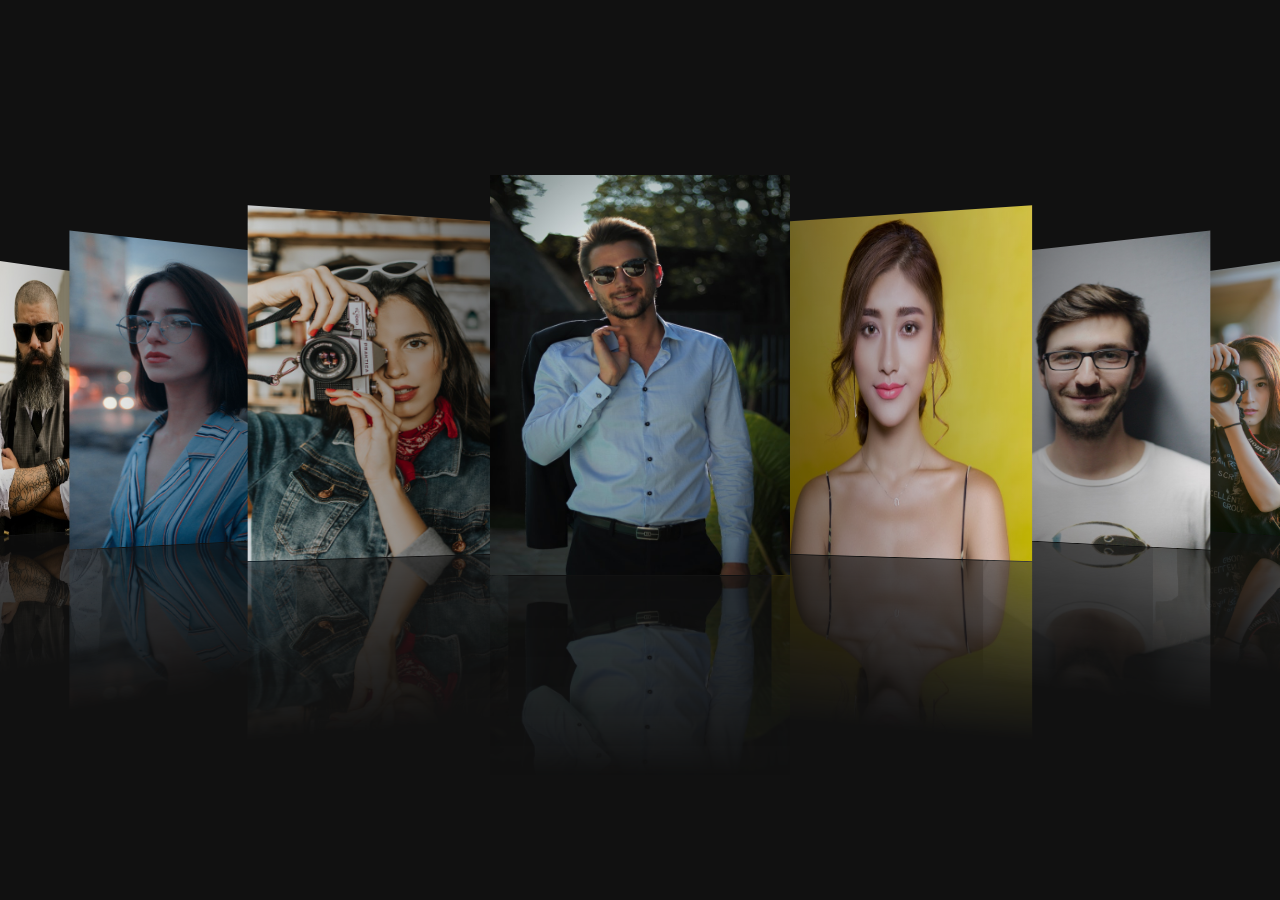
<file: Slider - Swiper/index.html>
<!DOCTYPE html>
<html lang="en">
<head>
    <meta charset="UTF-8">
    <meta name="viewport" content="width=device-width, initial-scale=1.0">
    <title>CSS Swiper 3D Cloverflow Effect</title>
    <meta name="viewport" content="width=device-width, initial-scale=1, minimum-scale=1, maximum-scale=1">

    <!-- Link Swiper's CSS -->
    <link rel="stylesheet" href="https://unpkg.com/swiper/swiper-bundle.min.css">
   
    <link rel="stylesheet" href="style.css">

</head>
<body>

     <!-- Swiper -->
  <div class="swiper-container">
    <div class="swiper-wrapper">
        <div class="swiper-slide"><img src="./images/men-s-blue-dress-shirt-1043471.jpg"></div>
        <div class="swiper-slide"><img src="./images/adult-attractive-beautiful-beauty-415829.jpg"></div>
        <div class="swiper-slide"><img src="./images/adult-beard-boy-casual-220453.jpg"></div>
        <div class="swiper-slide"><img src="./images/woman-camera-girl-photographer-139829.jpg"></div>
        <div class="swiper-slide"><img src="./images/shallow-focus-photo-of-man-in-white-and-black-polka-dot-2269872.jpg"></div>
        <div class="swiper-slide"><img src="./images/shallow-focus-photo-of-woman-in-gray-white-and-brown-striped-2726111.jpg"></div>
        <div class="swiper-slide"><img src="./images/woman-holding-and-using-a-camera-3226441.jpg"></div>
    </div>
  
  
    <script src="https://unpkg.com/swiper/swiper-bundle.min.js"></script>
    <script>
        var swiper = new Swiper('.swiper-container', {
      effect: 'coverflow',
      grabCursor: true,
      centeredSlides: true,
      slidesPerView: 'auto',
      coverflowEffect: {
        rotate: 20,
        stretch: 0,
        depth: 200,
        modifier: 1,
        slideShadows: true,
      },
      loop:true,
      autoplay: {
        delay: 2500,
        disableOnInteraction: false,
      },
 
    });
    </script>
</body>
</html>
</file>
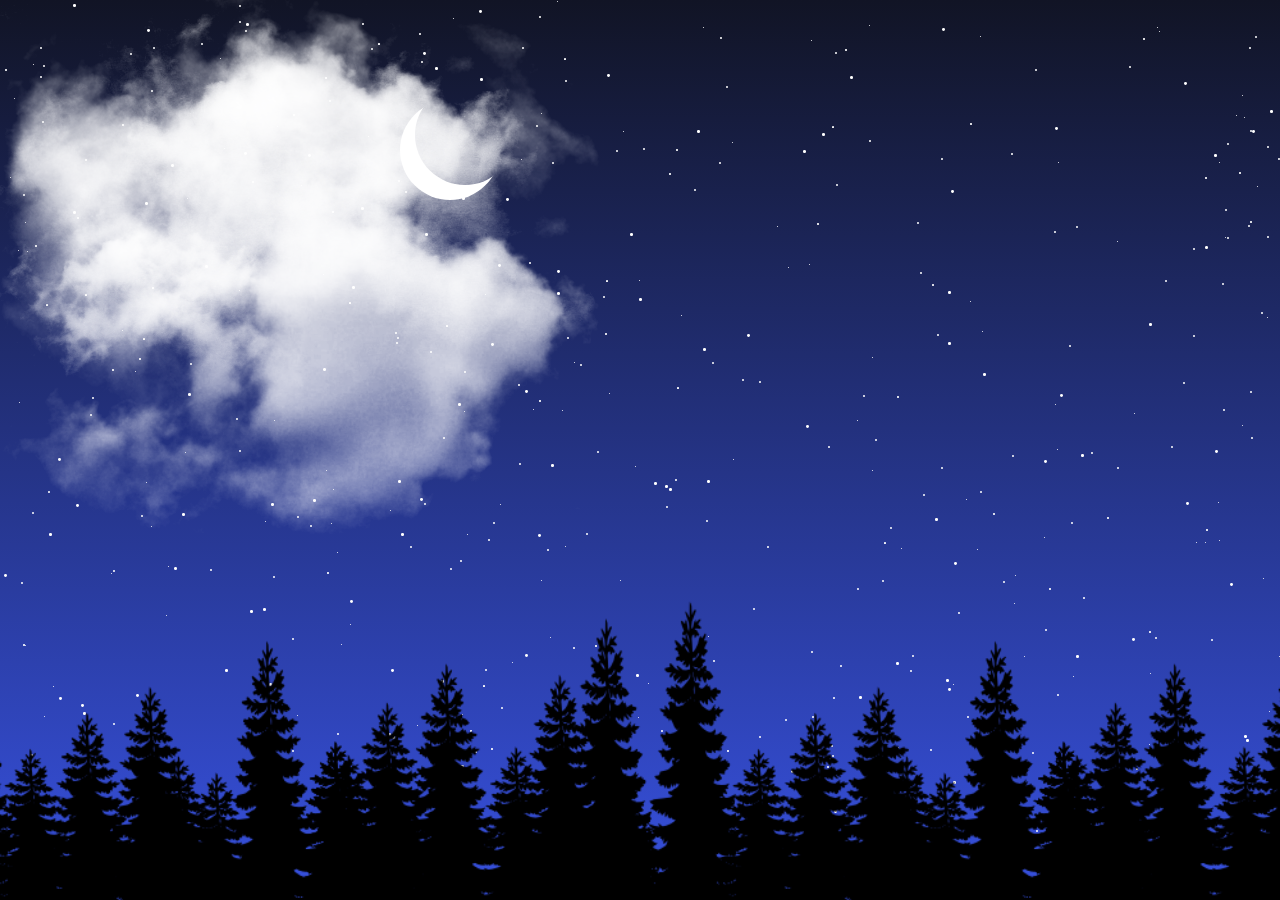
<file: Stary-Night-Banner-Animation/index.html>
<!DOCTYPE html>
<html lang="en">
<head>
    <meta charset="UTF-8">
    <meta name="viewport" content="width=device-width, initial-scale=1.0">
    <title>Stary Night Banner Animation </title>
    <link rel="stylesheet" href="style.css">
</head>
<body>
    <div class="scene">
        <div class="moon"></div>
        <img src="./images/forest.png" alt="forest" class="forest">
        <img src="./images/cloud1.png" alt="cloud1" class="cloud1">
        <img src="./images/cloud2.png" alt="cloud2" class="cloud2">
        <img src="./images/cloud3.png" alt="cloud3" class="cloud3">
        <img src="./images/cloud1.png" alt="cloud1" class="cloud4">
        <img src="./images/cloud2.png" alt="cloud2" class="cloud5">
        <img src="./images/cloud3.png" alt="cloud3" class="cloud6">
    </div>
    <script>
        function stars() {
            let count = 500;
            let scene = document.querySelector('.scene');
            let i = 0;
            while (i < count) {
                let star = document.createElement('i');
                let x = Math.floor(Math.random() * window.innerWidth);
                let y = Math.floor(Math.random() * window.innerHeight);
                let duration = Math.random() * 10;
                let size = Math.random() * 2;

                star.style.left = x + 'px';
                star.style.top = y + 'px';
                star.style.width = 1 + size + 'px';
                star.style.height = 1 + size + 'px';

                star.style.animationDuration = 5 + duration + 's';
                star.style.animationDelay = duration + 's';
                scene.appendChild(star);
                i++;
            }
        }
        stars();
    </script>
</body>
</html>
</file>
<file: Analog-Digital-Clock/style.css>
* {
    margin: 0;
    padding: 0;
    box-sizing: border-box;
    
    /* font-family: consolas; */
}

body {
   
    display: flex;
    justify-content: center;
    align-items: center;
    flex-direction: column;
    min-height: 100vh;
    background: #040615;
}

.clock {
    width: 350px;
    height: 350px;
    display: flex;
    justify-content: center;
    align-items: center;
    border: 8px solid #fff;
    border-radius: 50%;
} 

.clock::before {
    content: '';
    position: absolute;
    width: 15px;
    height: 15px;
    background: #2196f3;
    z-index: 10000;
    border-radius: 50%;
}

.hour, .min, .sec {
    position: absolute;
}

.hour, .hr {
    width: 200px;
    height: 200px;
}

.min, .mn {
    width: 230px;
    height: 230px;
    /* background: #fff; */
}

.sec, .sc {
    width: 250px;
    height: 250px;
}

.hr, .mn, .sc {
    display: flex;
    justify-content: center;
    position: absolute;
}

.hr::before {
    content: '';
    position: absolute;
    width: 8px;
    height: 100px;
    /* background: #fff; */
    background: #b30000;
}

.mn:before {
    content: '';
    position: absolute;
    width: 4px;
    height: 110px;
    /* background: #fff; */
    background: #e6e600;
}

.sc::before {
    content: '';
    position: absolute;
    width: 2px;
    height: 120px;
    background: #2196f3;
}


#digitalClock {
    display: flex;
    color: #fff;
    font-size: 4em;
    margin-top: 20px;
}
</file>
<file: Button Ripple/style.css>
@import url('https://fonts.googleapis.com/css2?family=Poppins&display=swap');

* {
    margin: 0;
    padding: 0;
    font-family: 'Poppins', sans-serif;
}

body {
    display: flex;
    justify-content: center;
    align-items: center;
    height: 100vh;
    flex-direction: column;
    background: #040d15;
}

a {
    position: relative;
    display: inline-block;
    padding: 12px 36px;
    margin: 10px 0;
    color: #fff;
    text-decoration: none;
    text-transform: uppercase;
    font-size: 1.6rem;
    letter-spacing: 2px;
    border-radius: 40px;
    background: linear-gradient(90deg, #0162c8, #55e7fc);
    overflow: hidden;
}

a:nth-child(2) {
    background: linear-gradient(90deg, #755bea, #ff72c0);
}

span {
    position: absolute;
    background: #fff;
    transform: translate(-50%,-50%);
    pointer-events: none;
    border-radius: 50%;
    animation: animate 1s linear infinite;

}

@keyframes animate {
    0% {
        width: 0px;
        height: 0px;
        opacity: 0.05;
    }
    100% {
        width: 500px;
        height: 500px;
    }
}
</file>
<file: Calculator/style.css>
@import url('https://fonts.googleapis.com/css2?family=Poppins&display=swap');

* {
    margin: 0;
    padding: 0;
    box-sizing: border-box;
    font-family: 'Poppins', sans-serif;
}

body {
    display: flex;
    justify-content: center;
    align-items: center;
    min-height: 100vh;
    background: #091921;
}

.calculator {
    position: relative;
    display: grid;

}

.calculator .value {
    grid-column: span 4;
    height: 100px;
    text-align: right;
    border: none ;
    outline: none;
    padding: 10px;
    font-size: 18px;
}

.calculator span {
    display: grid;
    width: 60px;
    height: 60px;
    color: #fff;
    background: #0c2835;
    place-items: center;
    border: 1px solid rgba(0, 0, 0, 0.1);

}

.calculator span:active {
    background: #74ff3b;
    color: #111;
}

.calculator span.clear {
    grid-column: span 2;
    width: 120px;
    background: #ff3077;

}

.calculator span.plus {
    grid-row: span 2;
    height: 120px;
}

.calculator span.equal {
    background: #03b1ff;
}
</file>
<file: Circular Progress Bar/style.css>
@import url('https://fonts.googleapis.com/css2?family=Roboto&display=swap');

* {
    margin: 0;
    padding: 0;
    font-family: 'Roboto', sans-serif;
}

body {
    display: flex;
    justify-content: center;
    align-items: center;
    min-height: 100vh;
    background: #101010;
}

.container {
    position: relative;
    width: 900px;
    display: flex;
    justify-content: space-around;

}

.container .card {
    position: relative;
    width: 250px;
    background: linear-gradient(0deg, #1b1b1b, #222, #1b1b1b);
    display: flex;
    justify-content: center;
    align-items: center;
    height: 300px;
    border-radius: 4px;
    text-align: center;
    transition: 0.5s;
    overflow: hidden;
}

.container .card:hover {
    transform: translateY(-10px);
    box-shadow: 0 15px 35px rgba(0,0,0,0.5);
}

.container .card::before {
    content: '';
    position: absolute;
    top: 0;
    left: -50%;
    width: 100%;
    height: 100%;
    background: rgba(255,255,255,0.03);
    pointer-events: none;
    z-index: 1;
}

.percent {
    position: relative;
    width: 150px;
    height: 150px;
    border-radius: 50%;
    box-shadow: inset 0 0 50px #000;
    background: #222;
    z-index: 1000;
}

.percent .number {
    position: absolute;
    top: 0;
    left: 0;
    width: 100%;
    height: 100%;
    display: flex;
    justify-content: center;
    align-items: center;
    border-radius: 50%;
}

.percent .number h2 {
    color: #777;
    font-weight: 700;
    font-size: 2.4rem;
    transition: 0.5s;
}

.card:hover .percent .number h2 {
    color: #fff;
    font-size: 4rem;
}

.percent .number h2 span {
    font-size: 1.5rem;
    color: #777;
    transition: 0.5s;
}

.card:hover .percent .number h2 span {
    color: #fff;
}

.text {
    position: relative;
    color: #777;
    margin-top: 20px;
    font-weight: 700;
    font-size: 1.3rem;
    letter-spacing: 1px;
    text-transform: uppercase;
    transition: 0.5s;
}

.card:hover .text {
    color: #fff;
}

svg {
    position: relative;
    width: 150px;
    height: 150px;
    z-index: 1000;
}

svg circle {
    width: 100%;
    height: 100%;
    fill: none;
    stroke: #191919;
    stroke-width: 10;
    stroke-linecap: round;
    transform: translate(5px, 5px);
}

svg circle:nth-child(2) {
    stroke-dasharray: 440; 
    stroke-dashoffset: 440;
}

.card:nth-child(1) svg circle:nth-child(2) {
    stroke-dashoffset: calc(440 - ( 440 * 90) / 100);
    stroke: #00ff43;
}

.card:nth-child(2) svg circle:nth-child(2) {
    stroke-dashoffset: calc(440 - ( 440 * 80) / 100);
    stroke: #00a1ff;
}

.card:nth-child(3) svg circle:nth-child(2) {
    stroke-dashoffset: calc(440 - ( 440 * 70) / 100);
    stroke: #ff04f7;
}
</file>
<file: Page-ScrollBar/style.css>
* {
    margin: 0;
    padding: 0;
    font-family: consolas ;
}

section {
    padding: 50px;
    background: #000;
}

section h2 {
    font-size: 2.5rem;
    color: #fff;
}

section p {
    font-size: 1.2rem;
    color: #fff;
}

::-webkit-scrollbar {
    width: 0;
}

#scrollPath {
    position: fixed;
    top: 0;
    right: 0;
    width: 10px;
    height: 100%;
    background: rgb(255, 255, 255, 0.05);
}

#progressbar {
    position: fixed;
    top: 0;
    right: 0;
    width: 10px;
    /* height: 100%; */
    background: linear-gradient(to top, #008aff, #00ffe7);
    animation: animate 5s linear infinite;
}

@keyframes animate {
    0%, 100% {
        filter: hue-rotate(0deg);
    }

    50% {
        filter: hue-rotate(360deg);
    }

}

#progressbar::before {
    content: '';
    position: absolute;
    top: 0;
    left: 0;
    width: 100%;
    height: 100%;
    background: linear-gradient(to top, #008aff, #00ffe7);
    filter: blur(30px);
}

#progressbar::after {
    content: '';
    position: absolute;
    top: 0;
    left: 0;
    width: 100%;
    height: 100%;
    background: linear-gradient(to top, #008aff, #00ffe7);
    filter: blur(30px);
}
</file>
<file: Parallax Scrolling/style.css>
@import url('https://fonts.googleapis.com/css2?family=Poppins&display=swap');

* {
    margin: 0;
    padding: 0;
    font-family: 'Poppins', sans-serif;
}

body {
    background: #0a2a43;
    min-height: 1500px;
}

section {
    position: relative;
    width: 100%;
    height: 100vh;
    overflow: hidden;
    display: flex;
    justify-content: center;
    align-items: center;
}

section::before {
    content: '';
    position: absolute;
    bottom: 0;
    width: 100%;
    height: 100px;
    background: linear-gradient(to top, #0a2a43, transparent);
    z-index: 10000;
}

section::after {
    content: '';
    position: absolute;
    top: 0;
    left: 0;
    width: 100%;
    height: 100%;
    background: #0a2a43;
    z-index: 10000;
    mix-blend-mode: color;
}
section img {
    position: absolute;
    top: 0;
    left: 0;
    width: 100%;
    height: 100%;
    object-fit: cover;
    pointer-events: none;
}

#text {
    position: relative;
    color: #fff;
    font-size: 10em;
    z-index: 1;
}

#road {
    z-index: 2;
}
</file>
<file: Product Card UI/style.css>
@import url('https://fonts.googleapis.com/css2?family=Poppins&display=swap');

* {
    margin: 0;
    padding: 0;
    font-family: 'Poppins', sans-serif;
}

body {
    display: flex;
    justify-content: center;
    align-items: center;
    min-height: 100vh;
    background: #131313;
}

.container {
    position: relative;
}

.container .card {
    position: relative;
    width: 320px;
    height: 450px;
    background: #232323;
    border-radius: 20px;
    overflow: hidden;
}

.container .card::before {
    content: '';
    position: absolute;
    top: 0;
    left: 0;
    width: 100%;
    height: 100%;
    background: #9bdc28;
    clip-path: circle(150px at 30% 10%);
    transition: 0.5s ease-in-out;
}

.container .card:hover:before {
    clip-path: circle(300px at 30% -10%);
}

.container .card::after {
    content: 'Nike';
    position: absolute;
    top: 30%;
    left: -20%;
    font-size: 12em;
    font-weight: 800;
    font-style: italic;
    color: rgba(255, 255, 255, 0.04);

}

.container .card .imgBx {
    position: absolute;
    top: 50%;
    transform: translateY(-50%);
    z-index: 10000;
    width: 100%;
    height: 220px;
    transition: 0.5s;
}

.container .card:hover .imgBx {
    top: 0%;
    transform: translateY(0%);
}

.container .card .imgBx img {
    position: absolute;
    top: 40%;
    left: 50%;
    width: 270px;
    height: 300px;
    transform: translate(-50%, -50%) rotate(25deg);

}

.container .card .contentBx {
    position: absolute;
    bottom: 0;
    width: 100%;
    height: 100px;
    text-align: center;
    transition: 1s;
    z-index: 10;
}

.container .card:hover .contentBx {
    height: 210px;
}

.container .card .contentBx h2 {
    position: relative;
    font-weight: 600;
    letter-spacing: 1px;
    color: #fff;
}

.container .card .contentBx .size,
.container .card .contentBx .color {
    display: flex;
    justify-content: center;
    align-items: center;
    padding: 8px 20px;
    transition: 0.5s;
    opacity: 0;
    visibility: hidden;
}

.container .card:hover .contentBx .size {
    opacity: 1;
    visibility: visible;
    transition-delay: 0.5s;
}

.container .card:hover .contentBx .color {
    opacity: 1;
    visibility: visible;
    transition-delay: 0.6s;
}

.container .card .contentBx .size h3,
.container .card .contentBx .color h3 {
    color: #fff;
    font-weight: 300;
    font-size: 14px;
    text-transform: uppercase;
    letter-spacing: 2px;
    margin-right: 10px;
}

.container .card .contentBx .size span {
    width: 26px;
    height: 26px;
    text-align: center;
    line-height: 26px;
    font-size: 14px;
    display: inline-block;
    color: #111;
    background: #fff;
    margin: 0 5px;
    transition: 0.5s;
    border-radius: 4px;
    cursor: pointer;
}

.container .card .contentBx .size span:hover {
    background: #9bdc28;
}

.container .card .contentBx .color span {
    width: 20px;
    height: 20px;
    background: #ff0;
    border-radius: 50%;
    margin: 0 5px;
    cursor: pointer;
}

.container .card .contentBx .color span:nth-child(2) {
    background: #9bdc28;
}

.container .card .contentBx .color span:nth-child(3) {
    background: #03a9f4;
}

.container .card .contentBx .color span:nth-child(4) {
    background: #e91e63;
}

.container .card .contentBx a {
    display: inline-block;
    padding: 10px 20px;
    background: #fff;
    border-radius: 4px;
    margin-top: 10px;
    text-decoration: none;
    font-weight: 600;
    color: #111;
    opacity: 0;
    transform: translateY(50px);
    transition: 0.5s;
}

.container .card:hover .contentBx a {
    opacity: 1;
    transform: translateY(0px);
    transition-delay: 0.75s;
}
</file>
<file: Rocket-Animation-Effects/style.css>
* {
    margin: 0;
    padding: 0;
    box-sizing: border-box;
}

.scene {
    position: relative;
    width: 100%;
    height: 100vh;
    background: #01070a;
    overflow: hidden;
    display: flex;
    justify-content: center;
    align-items: center;
}

.scene i {
    position: absolute;
    top: -250px;
    background: rgba(255,255,255,0.5);
    animation: animateStars linear infinite;
}

@keyframes animateStars {
    0% {
        transform: translateY(0);
    }
    100% {
        transform: translateY(200vh);
    }
}

.scene .rocket {
    position: relative;
    animation: animate 0.2s ease infinite;
}

@keyframes animate {
    0%, 100% {
        transform: translateY(-2px);
    }
    50% {
        transform: translateY(2px);
    }
}

.scene .rocket::before {
    content: '';
    position: absolute;
    bottom: -200px;
    left: 50%;
    transform: translateX(-50%);
    width: 10px;
    height: 200px;
    background: linear-gradient(#00f0ff, transparent);
}

.scene .rocket::after {
    content: '';
    position: absolute;
    bottom: -200px;
    left: 50%;
    transform: translateX(-50%);
    width: 10px;
    height: 200px;
    background: linear-gradient(#00f0ff, transparent);
    filter: blur(20px);
}
</file>
<file: Skewed Border/style.css>
@import url('https://fonts.googleapis.com/css2?family=Poppins&display=swap');

* {
    margin: 0;
    padding: 0;
    font-family: 'Poppins', sans-serif;
}

body {
    display: flex;
    justify-content: center;
    align-items: center;
    min-height: 100vh;
    background: #060c21;
}

.container {
    position: relative;
    width: 90%;
    display: grid;
    grid-template-columns: repeat(auto-fill, minmax(260px, 1fr));
    grid-template-rows: auto;
    grid-gap: 0 40px;
    color: #fff;
}

.container .box {
    position: relative;
    height: 400px;
    background: #060c21;
    display: flex;
    justify-content: center;
    align-items: center;
    border: 1px solid #000;
    margin-bottom: 30px;
}

.container .box::before {
    content: '';
    position: absolute;
    top: -2px;
    left: -2px;
    right: -2px;
    bottom: -2px;
    background: #fff;
    transform: skew(2deg, 2deg);
    z-index: -1;
}

.container .box::after {
    content: '';
    position: absolute;
    top: 0;
    left: 0;
    width: 50%;
    height: 100%;
    background: rgba(255, 255, 255, 0.05);
    pointer-events: none;
}

.container .box:nth-child(1)::before {
    background: linear-gradient(315deg, #ff0057,#e64a19);
}

.container .box:nth-child(2)::before {
    background: linear-gradient(315deg, #89ff00,#00bcd4);
}
.container .box:nth-child(3)::before {
    background: linear-gradient(315deg, #e91e63,#5d02ff);
}
.container .box:nth-child(4)::before {
    background: linear-gradient(315deg, #ff0000,#ffc107);
}
.content {
    position: relative;
    padding: 20px;
    transform: translateY(40px);
}

.content h2 {
    position: absolute;
    top: -60px;
    right: 20px;
    margin: 0;
    padding: 0;
    font-size: 10em;
    color: rgba(255,255,255,0.05);
    transition: 0.5s;
}

.box:hover .content h2 {
    top: -140px;
}

.box .content h3 {
    margin: 0 0 10px;
    padding: 0;
    font-size: 1.5rem;
    font-weight: 500;
    color: #fff;
}

.box .content p {
    margin: 0;
    padding: 0;
    color: #fff;
    font-size: 1rem; 
}

.box .content a {
    position: relative;
    margin: 20px 0 0 ;
    padding: 10px 20px;
    text-decoration: none;
    border: 1px solid #fff;
    display: inline-block;
    color: #fff;
    transition: 0.5s;
    transform: translateY(-40px);
    visibility: hidden;
}

.box:hover .content a {
    transform: translateY(0);
    opacity: 1;
    visibility: visible;
}

.box .content a:hover {
    color: #000;
    background: #fff;    
}
</file>
<file: Stary-Night-Banner-Animation/style.css>
* {
    margin: 0;
    padding: 0;
    box-sizing: border-box;
}

.scene {
    position: relative;
    width: 100%;
    height: 100vh;
    background: linear-gradient(#111425,#3751e0);
    background-attachment: fixed;
    overflow: hidden;
}

.scene i {
    position: absolute;
    background: #fff;
    border-radius: 50%;
    animation: animate linear infinite;   
}

@keyframes animate {
    0% {
        opacity: 0;
        transform: translateY(0);
    }
    10%, 90% {
        opacity: 1;
    }
    100% {
        opacity: 0;
        transform: translateY(-100px);
    }
}

.moon {
    position: absolute;
    top: 100px;
    left: 400px;
    width: 100px;
    height: 100px;
    background: #fff;
    border-radius: 50%;
    z-index: 1000;

}

.moon::after {
    content: '';
    position: absolute;
    top: -15px;
    left: 15px;
    width: 100%;
    height: 100%;
    border-radius: 50%;
    background: linear-gradient(#111425,#3751e0);
    background-attachment: fixed;

}

.forest {
    position: absolute;
    bottom: 0;
    left: 0;
    width: 100%;
    z-index: 1000;
    transform: scale(1.2);

}

.cloud1 {
    position: absolute;
    top: 0;
    left: 0;
    max-width: 600px;
    z-index: 10000;
    animation: animateCloud 50s linear infinite;
}

.cloud2 {
    position: absolute;
    top: 0;
    left: 0;
    max-width: 500px;
    z-index: 10000;
    animation: animateCloud 35s linear infinite;
}

.cloud3 {
    position: absolute;
    top: 0;
    left: 0;
    max-width: 600px;
    z-index: 10000;
    animation: animateCloud 80s linear infinite;
}

.cloud4 {
    position: absolute;
    top: 200px;
    left: 0;
    max-width: 300px;
    z-index: 10000;
    animation: animateCloud 70s linear infinite;
    animation-delay: -20s;
}

.cloud5 {
    position: absolute;
    top: 150px;
    left: 0;
    max-width: 600px;
    z-index: 10000;
    animation: animateCloud 50s linear infinite;
    animation-delay: -5s;
}

.cloud6 {
    position: absolute;
    top: 75px;
    left: 0;
    max-width: 400px;
    z-index: 10000;
    animation: animateCloud 40s linear infinite;
    animation-delay: -10s;
}

@keyframes animateCloud {
    0% {
        transform: translateX(-100%) scale(1);
    }
    100% {
        transform: translateX(400%) scale(1.5);
    }
}
</file>
<file: Slider - Swiper/style.css>
/* swiper */

* {
    margin: 0;
    padding: 0;
}

body {
    background: #fff;
    font-family: Helvetica Neue, Helvetica, Arial, sans-serif;
    font-size: 14px;
    color: #000;
    display: flex;
    justify-content: center;
    align-items: center;
    min-height: 100vh;
    background: #111;
  }

.swiper-container {
    width: 100%;
    padding-top: 50px;
    padding-bottom: 200px;
  }

  img {
      width: 300px;
      height: 400px;
  }

 .swiper-slide {
    background-position: center;
    background-size: cover;
    width: 300px;
    height: 400px;
    background: #000;
   -webkit-box-reflect: below 1px linear-gradient(transparent,transparent, #0006);

    
  }
</file>
